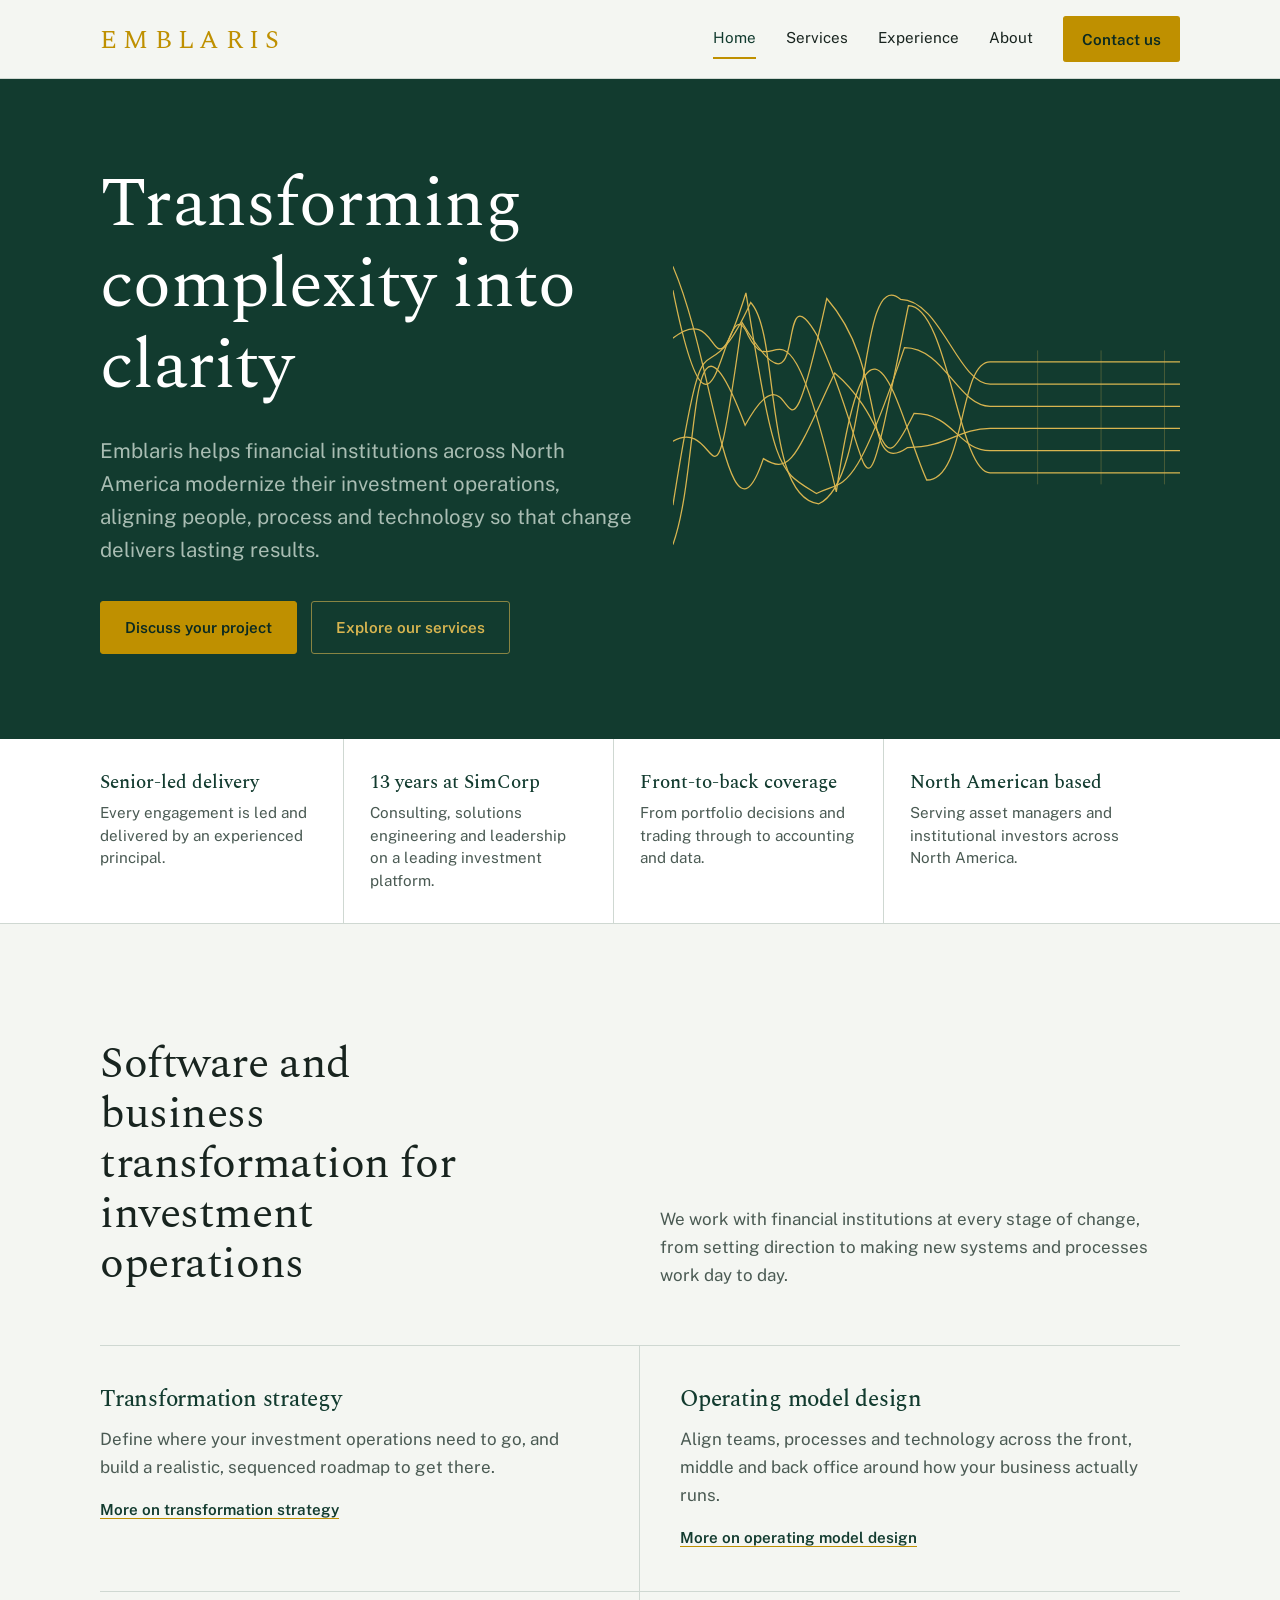
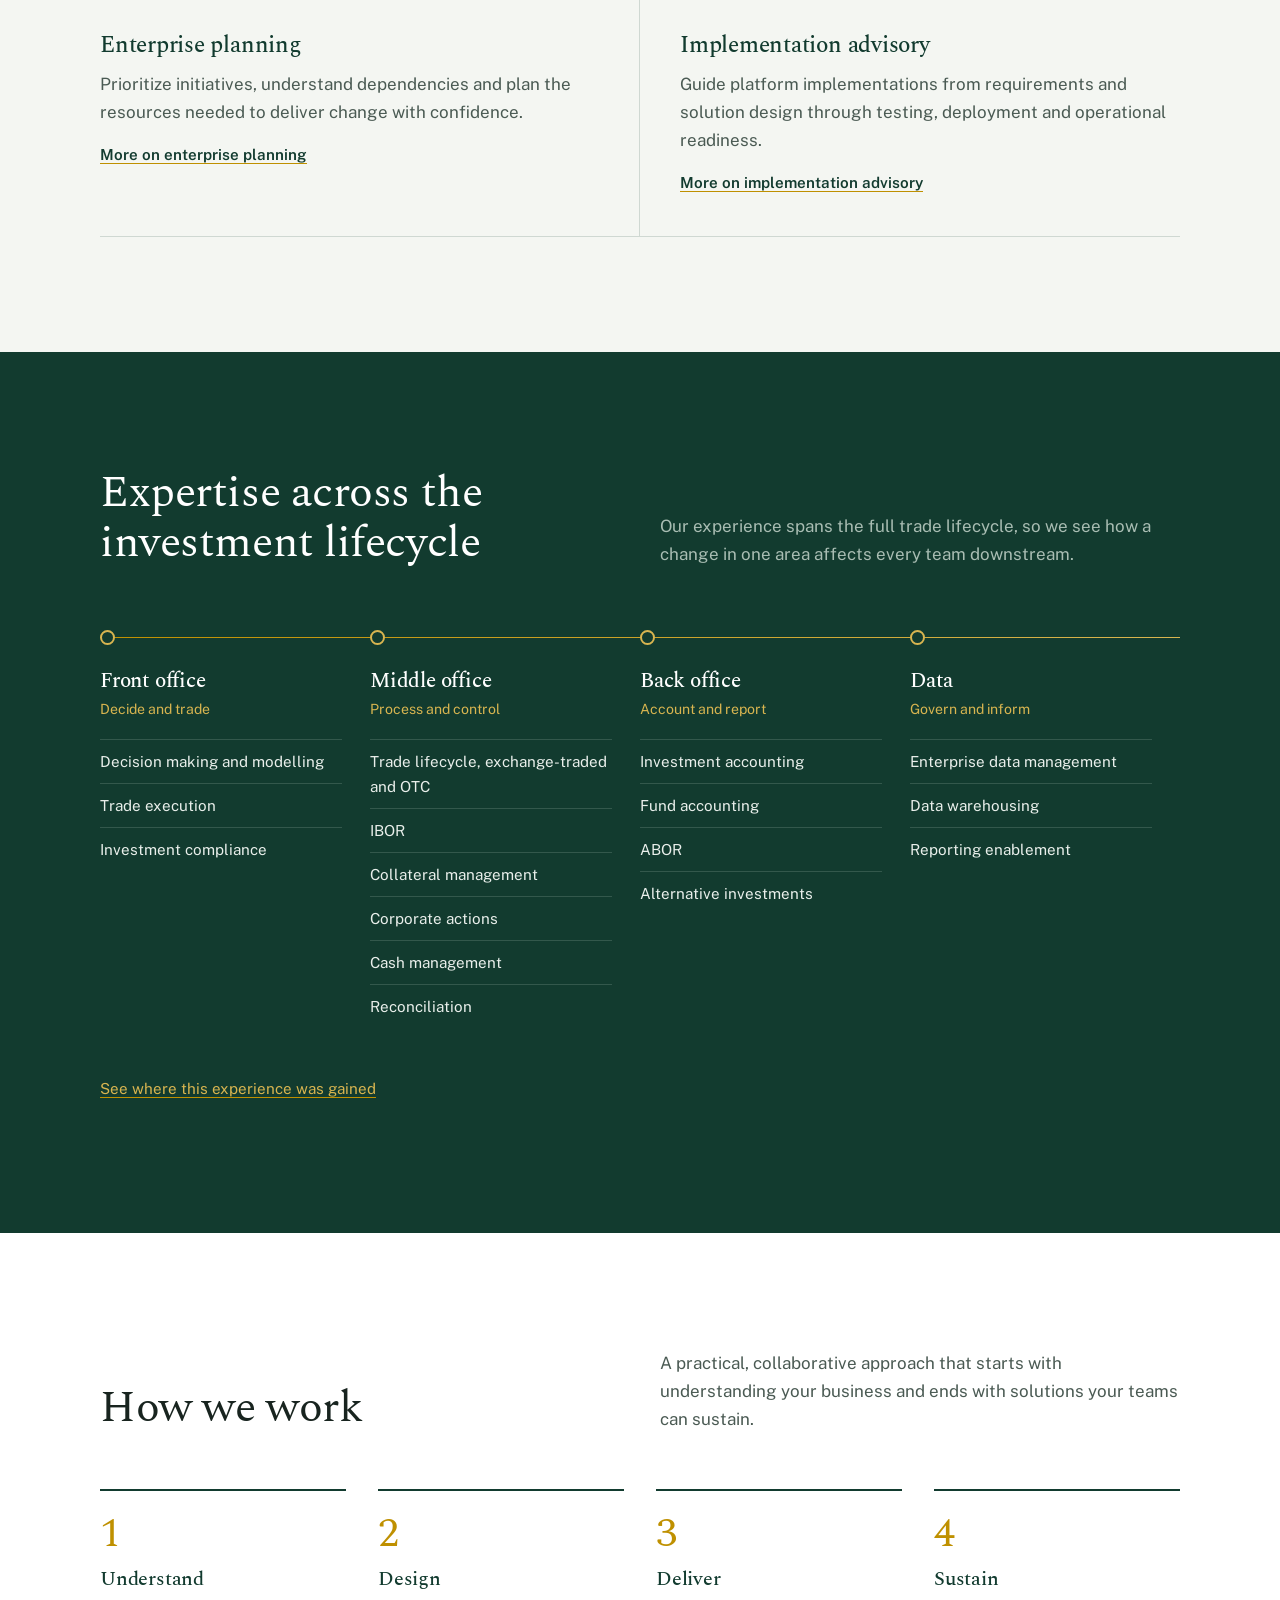
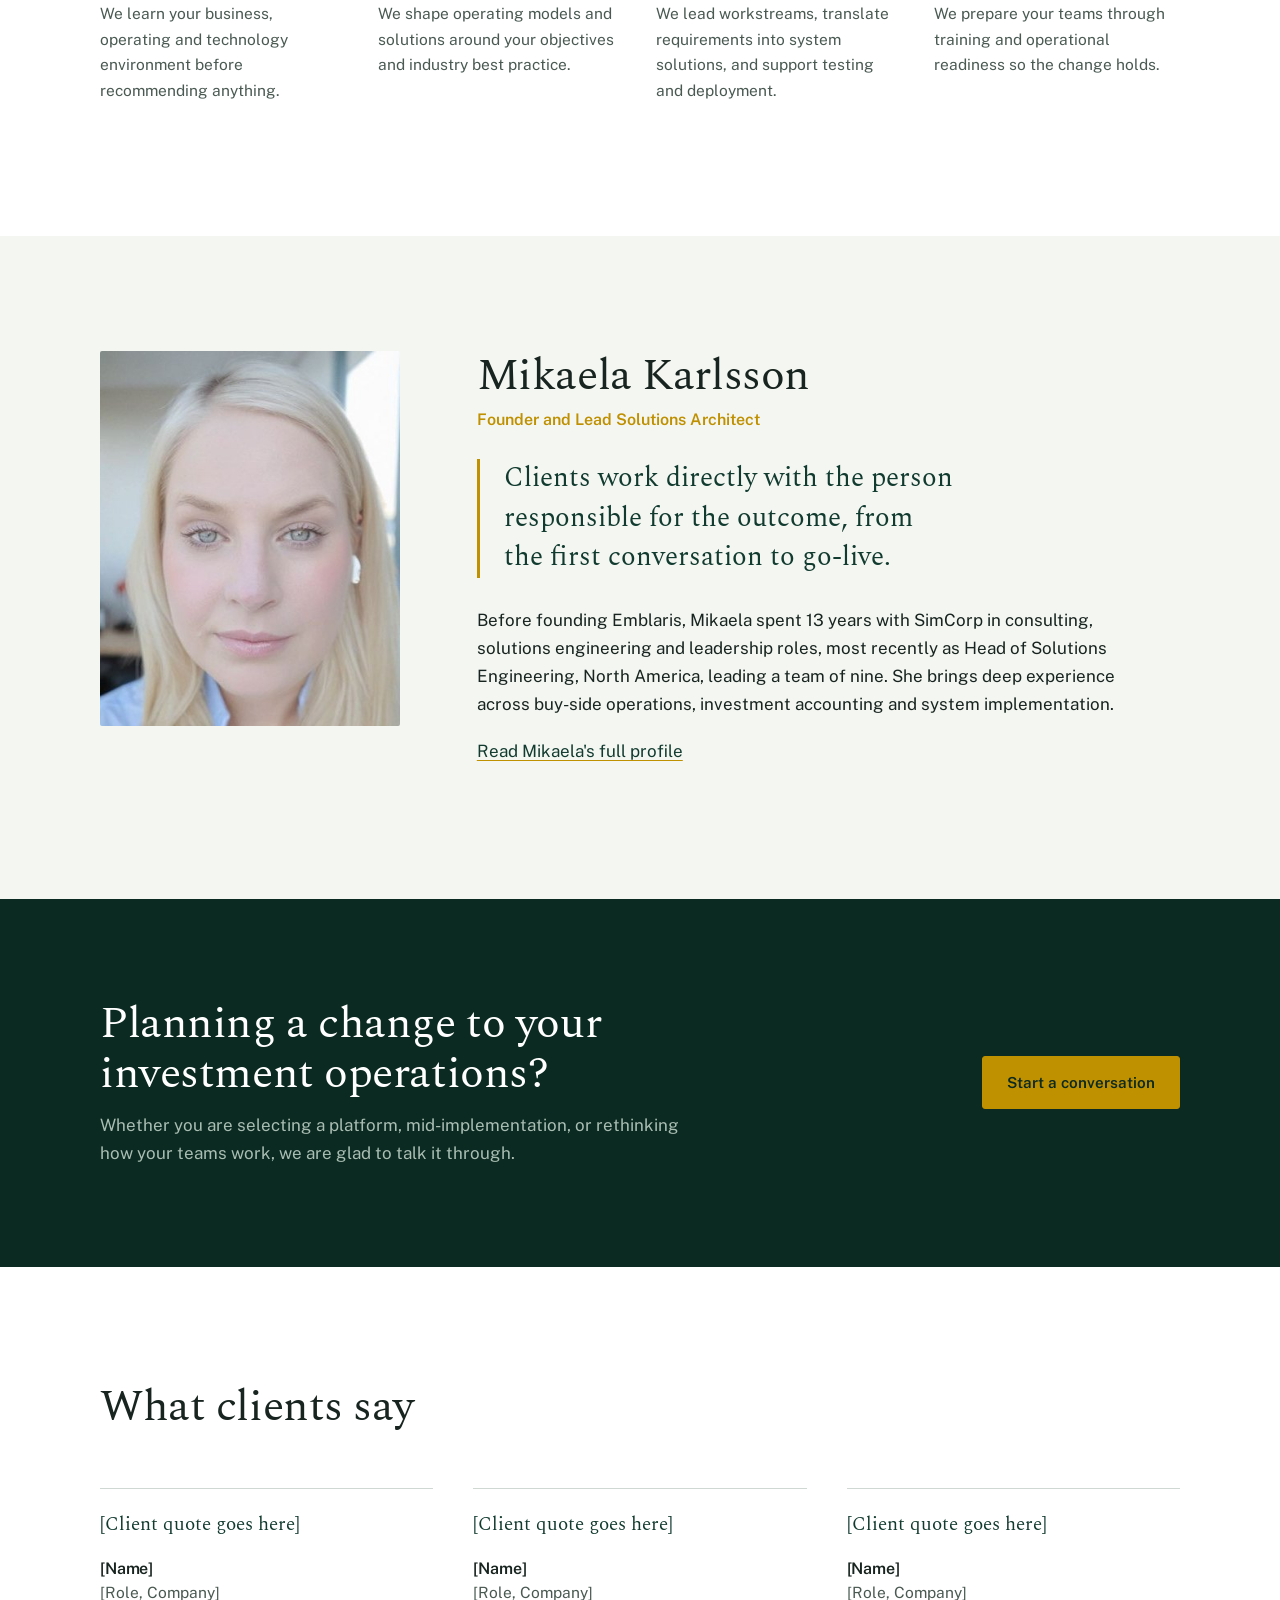
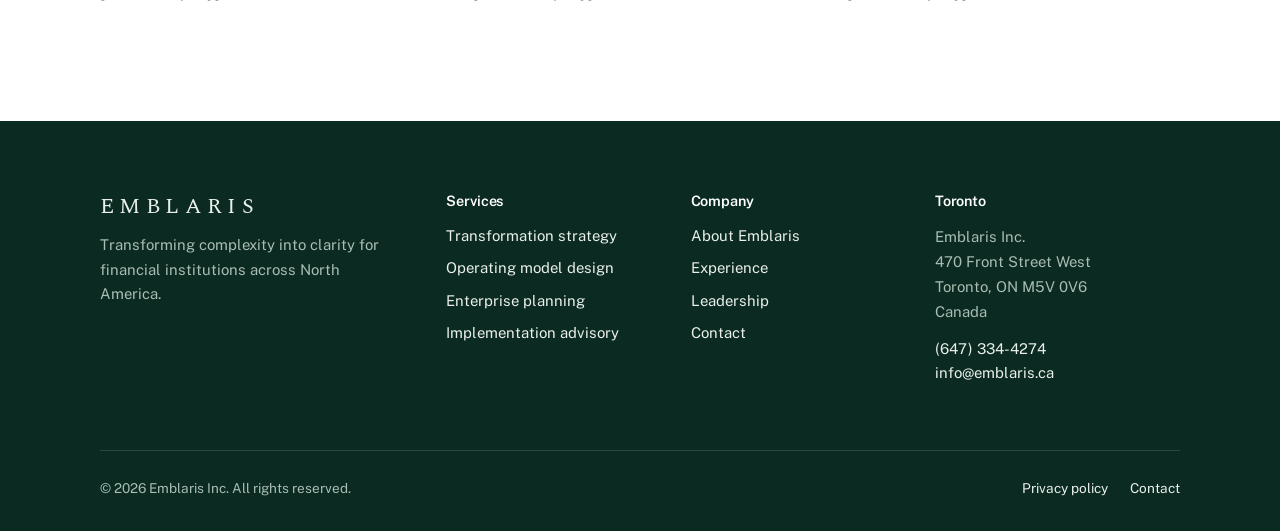
<file: index.html>
<!doctype html>
<html lang="en-CA">
<head>
<meta charset="utf-8">
<meta name="viewport" content="width=device-width, initial-scale=1">
<title>Emblaris | Investment operations consulting</title>
<meta name="description" content="Emblaris is a North American consultancy helping financial institutions across North America transform their investment operations, from operating model design to system implementation.">

<meta property="og:title" content="Emblaris | Investment operations consulting">
<meta property="og:description" content="Emblaris is a North American consultancy helping financial institutions across North America transform their investment operations, from operating model design to system implementation.">
<meta property="og:type" content="website">
<link rel="icon" href="assets/favicon.svg" type="image/svg+xml">
<link rel="preconnect" href="https://fonts.googleapis.com">
<link rel="preconnect" href="https://fonts.gstatic.com" crossorigin>
<link href="https://fonts.googleapis.com/css2?family=Public+Sans:wght@400;600&family=Spectral:wght@300;400;500&display=swap" rel="stylesheet">
<link rel="stylesheet" href="assets/styles.css?v=3">
<script type="application/ld+json">{"@context":"https://schema.org","@type":"ProfessionalService","name":"Emblaris Inc.","url":"https://www.emblaris.ca","telephone":"+16473344274","email":"info@emblaris.ca","foundingDate":"2025","address":{"@type":"PostalAddress","streetAddress":"470 Front Street West","addressLocality":"Toronto","addressRegion":"ON","postalCode":"M5V 0V6","addressCountry":"CA"},"areaServed":"North America"}</script>
</head>
<body>
<a class="skip-link" href="#main">Skip to content</a>

<header class="site-header">
  <div class="wrap">
    <a class="wordmark" href="index.html" aria-label="Emblaris home">EMBLARIS</a>
    <button class="nav-toggle" aria-expanded="false" aria-controls="site-nav">Menu</button>
    <nav class="nav" id="site-nav" aria-label="Main">
      <a href="index.html" aria-current="page">Home</a>
<a href="services.html">Services</a>
<a href="experience.html">Experience</a>
<a href="about.html">About</a>
      <a class="btn" href="contact.html">Contact us</a>
    </nav>
  </div>
</header>
<main id="main">
<section class="hero">
  <div class="wrap">
    <div>
      <h1>Transforming complexity into clarity</h1>
      <p class="lead">Emblaris helps financial institutions across North America modernize their investment operations, aligning people, process and technology so that change delivers lasting results.</p>
      <div class="hero-actions">
        <a class="btn" href="contact.html">Discuss your project</a>
        <a class="btn btn--ghost" href="services.html">Explore our services</a>
      </div>
    </div>
    <svg class="hero-art" viewBox="0 0 640 420" role="img" aria-label="Tangled lines resolving into clear, parallel lines">
<path class="tick" d="M 460 136 L 460 304"/>
<path class="tick" d="M 540 136 L 540 304"/>
<path class="tick" d="M 620 136 L 620 304"/>
<path class="draw" d="M 0 60 C 55 333, 62 37, 95 117 C 131 187, 139 29, 206 314 C 249 19, 285 222, 320 299 C 370 299, 360 150, 400 150 L 640 150"/>
<path class="draw" d="M 0 330 C 45 46, 33 217, 98 75 C 135 114, 114 321, 184 329 C 250 299, 232 25, 287 71 C 337 71, 360 178, 400 178 L 640 178"/>
<path class="draw" d="M 0 120 C 65 68, 44 214, 92 63 C 129 292, 132 286, 181 316 C 217 297, 226 327, 292 132 C 342 132, 360 206, 400 206 L 640 206"/>
<path class="draw" d="M 0 380 C 36 280, 16 32, 91 230 C 160 105, 133 348, 194 70 C 273 160, 237 299, 296 258 C 346 258, 360 234, 400 234 L 640 234"/>
<path class="draw" d="M 0 30 C 53 153, 69 406, 114 272 C 149 294, 155 268, 204 164 C 280 229, 256 311, 304 215 C 354 215, 360 262, 400 262 L 640 262"/>
<path class="draw" d="M 0 250 C 62 214, 47 387, 87 100 C 176 250, 126 20, 182 117 C 260 285, 231 404, 297 79 C 347 79, 360 290, 400 290 L 640 290"/>
</svg>
  </div>
</section>

<section class="creds" aria-label="At a glance">
  <div class="wrap">
    <ul>
      <li><strong>Senior-led delivery</strong>Every engagement is led and delivered by an experienced principal.</li>
      <li><strong>13 years at SimCorp</strong>Consulting, solutions engineering and leadership on a leading investment platform.</li>
      <li><strong>Front-to-back coverage</strong>From portfolio decisions and trading through to accounting and data.</li>
      <li><strong>North American based</strong>Serving asset managers and institutional investors across North America.</li>
    </ul>
  </div>
</section>

<section class="section">
  <div class="wrap">
    <div class="section-head">
      <h2>Software and business transformation for investment operations</h2>
      <p>We work with financial institutions at every stage of change, from setting direction to making new systems and processes work day to day.</p>
    </div>
    <div class="services">
      <div class="service">
        <h3>Transformation strategy</h3>
        <p>Define where your investment operations need to go, and build a realistic, sequenced roadmap to get there.</p>
        <a href="services.html#strategy">More on transformation strategy</a>
      </div>
      <div class="service">
        <h3>Operating model design</h3>
        <p>Align teams, processes and technology across the front, middle and back office around how your business actually runs.</p>
        <a href="services.html#operating-model">More on operating model design</a>
      </div>
      <div class="service">
        <h3>Enterprise planning</h3>
        <p>Prioritize initiatives, understand dependencies and plan the resources needed to deliver change with confidence.</p>
        <a href="services.html#planning">More on enterprise planning</a>
      </div>
      <div class="service">
        <h3>Implementation advisory</h3>
        <p>Guide platform implementations from requirements and solution design through testing, deployment and operational readiness.</p>
        <a href="services.html#implementation">More on implementation advisory</a>
      </div>
    </div>
  </div>
</section>

<section class="section section--green">
  <div class="wrap">
    <div class="section-head">
      <h2>Expertise across the investment lifecycle</h2>
      <p>Our experience spans the full trade lifecycle, so we see how a change in one area affects every team downstream.</p>
    </div>
    <div class="chain">
      <div class="stage">
        <h3>Front office</h3>
        <p class="stage-sub">Decide and trade</p>
        <ul>
          <li>Decision making and modelling</li>
          <li>Trade execution</li>
          <li>Investment compliance</li>
        </ul>
      </div>
      <div class="stage">
        <h3>Middle office</h3>
        <p class="stage-sub">Process and control</p>
        <ul>
          <li>Trade lifecycle, exchange-traded and OTC</li>
          <li>IBOR</li>
          <li>Collateral management</li>
          <li>Corporate actions</li>
          <li>Cash management</li>
          <li>Reconciliation</li>
        </ul>
      </div>
      <div class="stage">
        <h3>Back office</h3>
        <p class="stage-sub">Account and report</p>
        <ul>
          <li>Investment accounting</li>
          <li>Fund accounting</li>
          <li>ABOR</li>
          <li>Alternative investments</li>
        </ul>
      </div>
      <div class="stage">
        <h3>Data</h3>
        <p class="stage-sub">Govern and inform</p>
        <ul>
          <li>Enterprise data management</li>
          <li>Data warehousing</li>
          <li>Reporting enablement</li>
        </ul>
      </div>
    </div>
    <p class="chain-note"><a href="experience.html">See where this experience was gained</a></p>
  </div>
</section>

<section class="section section--white">
  <div class="wrap">
    <div class="section-head">
      <h2>How we work</h2>
      <p>A practical, collaborative approach that starts with understanding your business and ends with solutions your teams can sustain.</p>
    </div>
    <ol class="steps">
      <li><h3>Understand</h3><p>We learn your business, operating and technology environment before recommending anything.</p></li>
      <li><h3>Design</h3><p>We shape operating models and solutions around your objectives and industry best practice.</p></li>
      <li><h3>Deliver</h3><p>We lead workstreams, translate requirements into system solutions, and support testing and deployment.</p></li>
      <li><h3>Sustain</h3><p>We prepare your teams through training and operational readiness so the change holds.</p></li>
    </ol>
  </div>
</section>

<section class="section">
  <div class="wrap leader">
    <div class="portrait"><img src="assets/mikaela-karlsson.jpg" alt="Mikaela Karlsson, Founder and Lead Solutions Architect" width="368" height="460"></div>
    <div>
      <h2>Mikaela Karlsson</h2>
      <p class="role">Founder and Lead Solutions Architect</p>
      <p class="quote">Clients work directly with the person responsible for the outcome, from the first conversation to go-live.</p>
      <p>Before founding Emblaris, Mikaela spent 13 years with SimCorp in consulting, solutions engineering and leadership roles, most recently as Head of Solutions Engineering, North America, leading a team of nine. She brings deep experience across buy-side operations, investment accounting and system implementation.</p>
      <p><a href="about.html#leadership">Read Mikaela's full profile</a></p>
    </div>
  </div>
</section>
<section class="cta-band">
  <div class="wrap">
    <div>
      <h2>Planning a change to your investment operations?</h2>
      <p>Whether you are selecting a platform, mid-implementation, or rethinking how your teams work, we are glad to talk it through.</p>
    </div>
    <div class="actions">
      <a class="btn" href="contact.html">Start a conversation</a>
    </div>
  </div>
</section>

<!--
  WHAT CLIENTS SAY
  To add a quote: replace the text in one card below (the quote, the
  person's name, and their role and company). Use only real quotes the
  client has approved in writing. To add another card, copy one whole
  <div class="testimonial">...</div> block and paste it after the last one.
  The cards below are visible placeholders: replace each one with a real,
  approved quote, or delete it. To hide the whole section again, add the
  word hidden inside the <section ...> tag, after aria-labelledby="testimonials-title".
-->
<section class="section section--white testimonials" aria-labelledby="testimonials-title">
  <div class="wrap">
    <div class="section-head">
      <h2 id="testimonials-title">What clients say</h2>
    </div>
    <div class="cols-3">
      <div class="testimonial">
        <figure>
          <blockquote><p>[Client quote goes here]</p></blockquote>
          <figcaption><h3>[Name]</h3><p>[Role, Company]</p></figcaption>
        </figure>
      </div>
      <div class="testimonial">
        <figure>
          <blockquote><p>[Client quote goes here]</p></blockquote>
          <figcaption><h3>[Name]</h3><p>[Role, Company]</p></figcaption>
        </figure>
      </div>
      <div class="testimonial">
        <figure>
          <blockquote><p>[Client quote goes here]</p></blockquote>
          <figcaption><h3>[Name]</h3><p>[Role, Company]</p></figcaption>
        </figure>
      </div>
    </div>
  </div>
</section>
</main>
<footer class="site-footer">
  <div class="wrap">
    <div class="footer-grid">
      <div>
        <a class="wordmark" href="index.html">EMBLARIS</a>
        <p class="footer-tag">Transforming complexity into clarity for financial institutions across North America.</p>
      </div>
      <div>
        <h4>Services</h4>
        <ul>
          <li><a href="services.html#strategy">Transformation strategy</a></li>
          <li><a href="services.html#operating-model">Operating model design</a></li>
          <li><a href="services.html#planning">Enterprise planning</a></li>
          <li><a href="services.html#implementation">Implementation advisory</a></li>
        </ul>
      </div>
      <div>
        <h4>Company</h4>
        <ul>
          <li><a href="about.html">About Emblaris</a></li>
          <li><a href="experience.html">Experience</a></li>
          <li><a href="about.html#leadership">Leadership</a></li>
          <li><a href="contact.html">Contact</a></li>
        </ul>
      </div>
      <div>
        <h4>Toronto</h4>
        <address>Emblaris Inc.<br>470 Front Street West<br>Toronto, ON M5V 0V6<br>Canada</address>
        <p style="margin-top:12px"><a href="tel:+16473344274">(647) 334-4274</a><br><a href="mailto:info@emblaris.ca">info@emblaris.ca</a></p>
      </div>
    </div>
    <div class="footer-legal">
      <span>&copy; <span id="year">2026</span> Emblaris Inc. All rights reserved.</span>
      <nav aria-label="Legal"><a href="privacy.html">Privacy policy</a><a href="contact.html">Contact</a></nav>
    </div>
  </div>
</footer>
<script src="assets/site.js"></script>
</body>
</html>
</file>
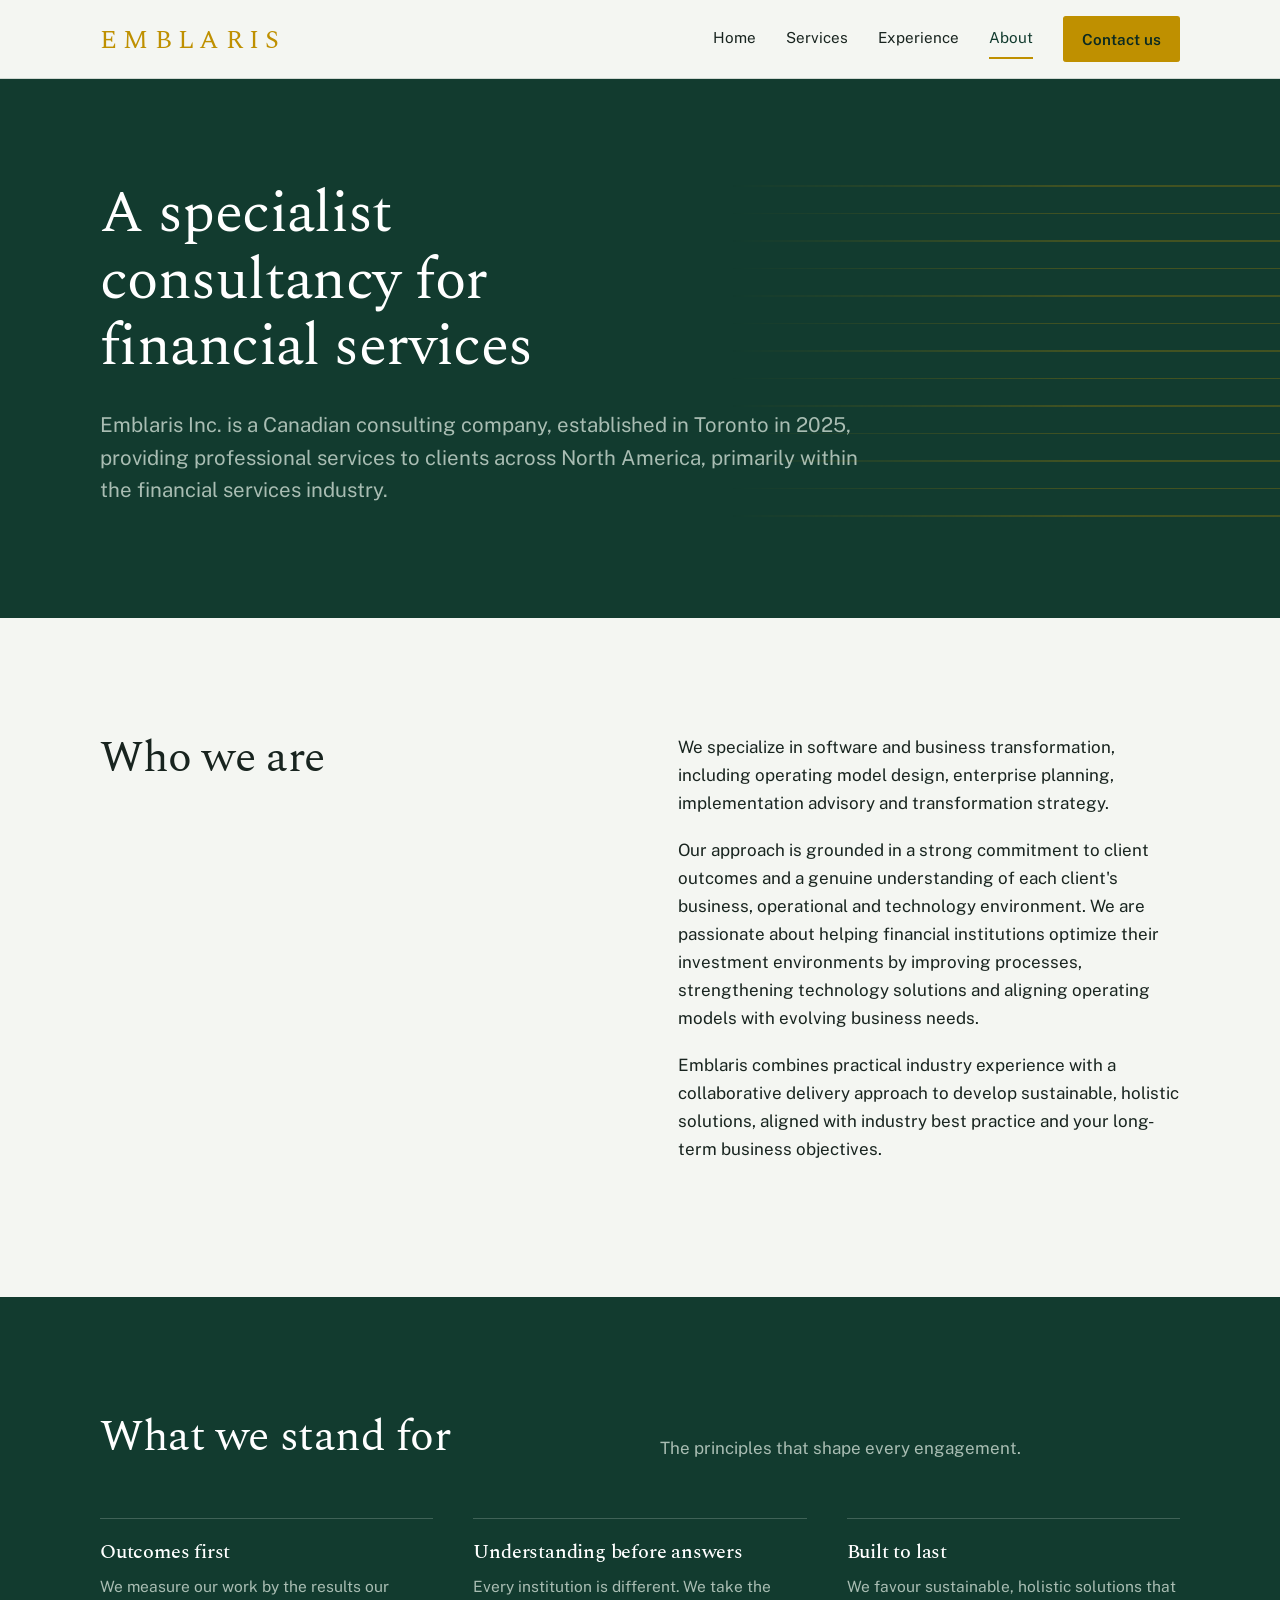
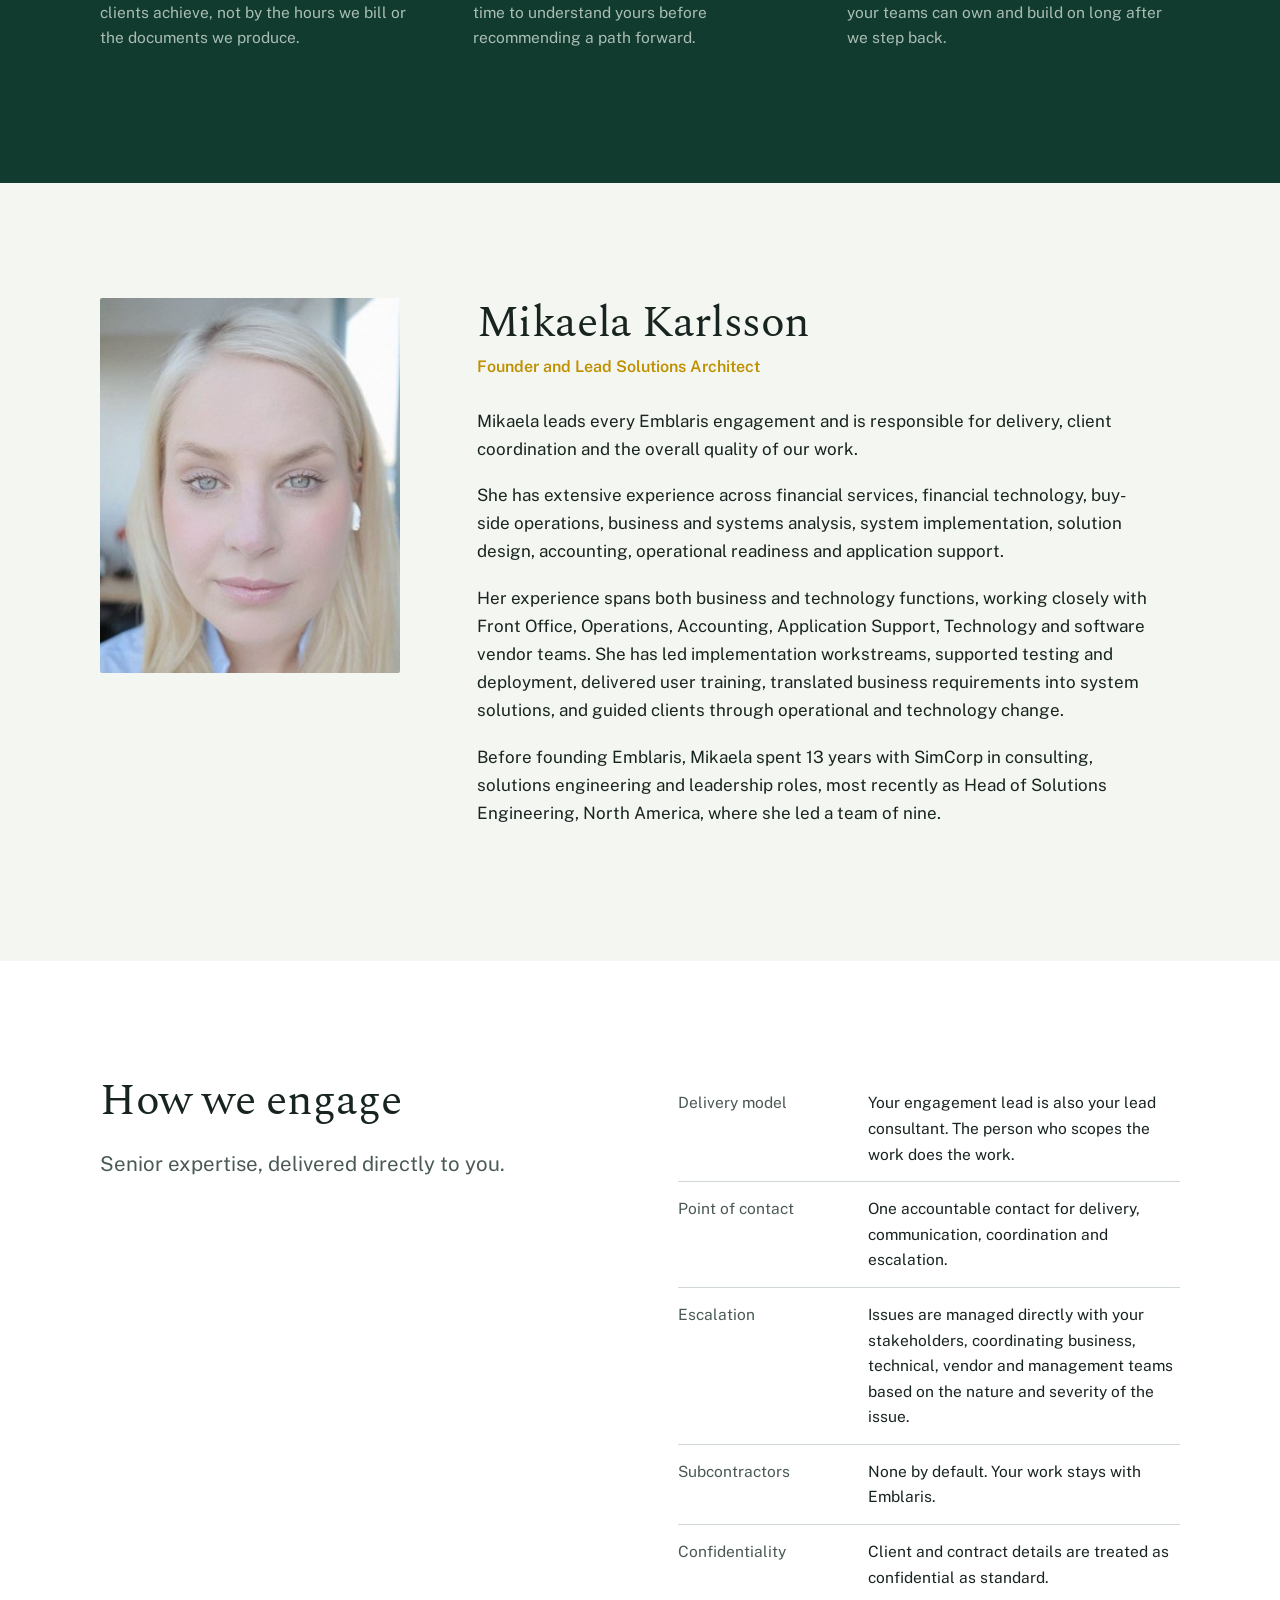
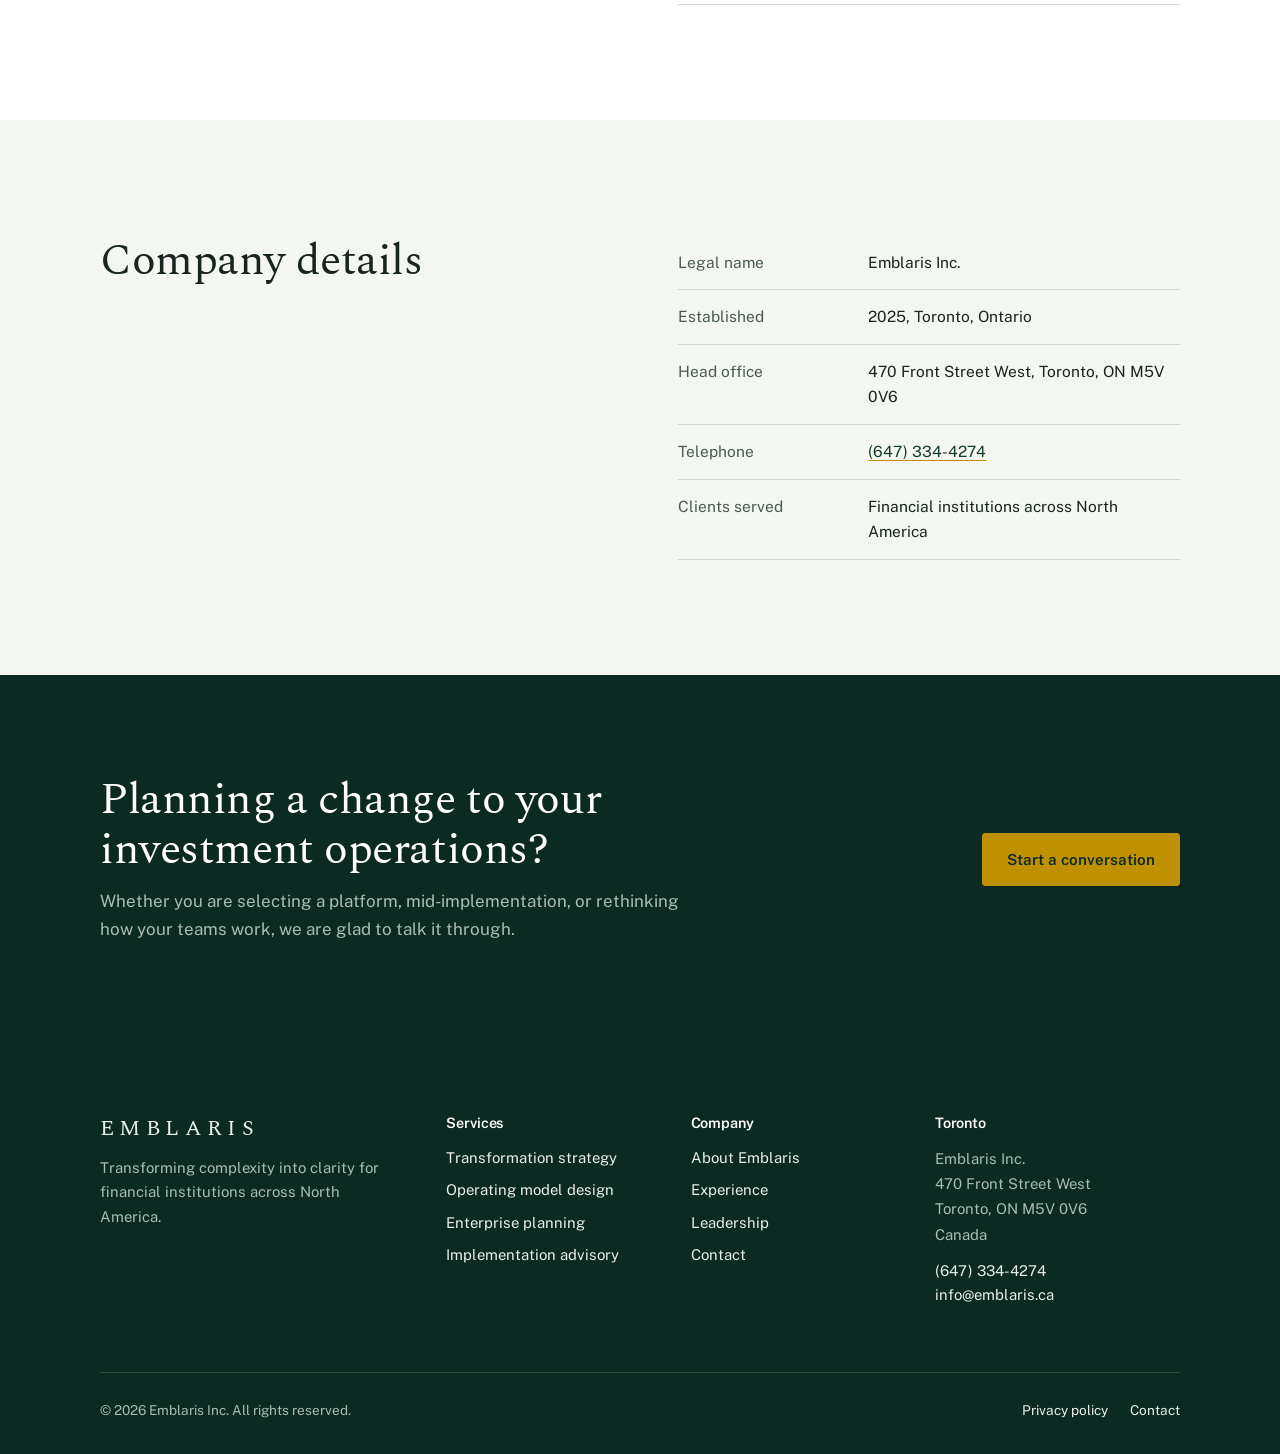
<file: about.html>
<!doctype html>
<html lang="en-CA">
<head>
<meta charset="utf-8">
<meta name="viewport" content="width=device-width, initial-scale=1">
<title>About | Emblaris</title>
<meta name="description" content="Emblaris Inc. is a Canadian consulting company established in 2025 in Toronto, serving financial institutions across North America.">

<meta property="og:title" content="About | Emblaris">
<meta property="og:description" content="Emblaris Inc. is a Canadian consulting company established in 2025 in Toronto, serving financial institutions across North America.">
<meta property="og:type" content="website">
<link rel="icon" href="assets/favicon.svg" type="image/svg+xml">
<link rel="preconnect" href="https://fonts.googleapis.com">
<link rel="preconnect" href="https://fonts.gstatic.com" crossorigin>
<link href="https://fonts.googleapis.com/css2?family=Public+Sans:wght@400;600&family=Spectral:wght@300;400;500&display=swap" rel="stylesheet">
<link rel="stylesheet" href="assets/styles.css?v=3">
<script type="application/ld+json">{"@context":"https://schema.org","@type":"ProfessionalService","name":"Emblaris Inc.","url":"https://www.emblaris.ca","telephone":"+16473344274","email":"info@emblaris.ca","foundingDate":"2025","address":{"@type":"PostalAddress","streetAddress":"470 Front Street West","addressLocality":"Toronto","addressRegion":"ON","postalCode":"M5V 0V6","addressCountry":"CA"},"areaServed":"North America"}</script>
</head>
<body>
<a class="skip-link" href="#main">Skip to content</a>

<header class="site-header">
  <div class="wrap">
    <a class="wordmark" href="index.html" aria-label="Emblaris home">EMBLARIS</a>
    <button class="nav-toggle" aria-expanded="false" aria-controls="site-nav">Menu</button>
    <nav class="nav" id="site-nav" aria-label="Main">
      <a href="index.html">Home</a>
<a href="services.html">Services</a>
<a href="experience.html">Experience</a>
<a href="about.html" aria-current="page">About</a>
      <a class="btn" href="contact.html">Contact us</a>
    </nav>
  </div>
</header>
<main id="main">
<section class="page-hero">
  <div class="wrap">
    <h1>A specialist consultancy for financial services</h1>
    <p class="lead">Emblaris Inc. is a Canadian consulting company, established in Toronto in 2025, providing professional services to clients across North America, primarily within the financial services industry.</p>
  </div>
</section>

<section class="section">
  <div class="wrap split">
    <div>
      <h2>Who we are</h2>
    </div>
    <div>
      <p>We specialize in software and business transformation, including operating model design, enterprise planning, implementation advisory and transformation strategy.</p>
      <p>Our approach is grounded in a strong commitment to client outcomes and a genuine understanding of each client's business, operational and technology environment. We are passionate about helping financial institutions optimize their investment environments by improving processes, strengthening technology solutions and aligning operating models with evolving business needs.</p>
      <p>Emblaris combines practical industry experience with a collaborative delivery approach to develop sustainable, holistic solutions, aligned with industry best practice and your long-term business objectives.</p>
    </div>
  </div>
</section>

<section class="section section--green">
  <div class="wrap">
    <div class="section-head">
      <h2>What we stand for</h2>
      <p>The principles that shape every engagement.</p>
    </div>
    <div class="cols-3">
      <div><h3>Outcomes first</h3><p>We measure our work by the results our clients achieve, not by the hours we bill or the documents we produce.</p></div>
      <div><h3>Understanding before answers</h3><p>Every institution is different. We take the time to understand yours before recommending a path forward.</p></div>
      <div><h3>Built to last</h3><p>We favour sustainable, holistic solutions that your teams can own and build on long after we step back.</p></div>
    </div>
  </div>
</section>

<section class="section" id="leadership">
  <div class="wrap leader">
    <div class="portrait"><img src="assets/mikaela-karlsson.jpg" alt="Mikaela Karlsson, Founder and Lead Solutions Architect" width="368" height="460"></div>
    <div>
      <h2>Mikaela Karlsson</h2>
      <p class="role">Founder and Lead Solutions Architect</p>
      <p>Mikaela leads every Emblaris engagement and is responsible for delivery, client coordination and the overall quality of our work.</p>
      <p>She has extensive experience across financial services, financial technology, buy-side operations, business and systems analysis, system implementation, solution design, accounting, operational readiness and application support.</p>
      <p>Her experience spans both business and technology functions, working closely with Front Office, Operations, Accounting, Application Support, Technology and software vendor teams. She has led implementation workstreams, supported testing and deployment, delivered user training, translated business requirements into system solutions, and guided clients through operational and technology change.</p>
      <p>Before founding Emblaris, Mikaela spent 13 years with SimCorp in consulting, solutions engineering and leadership roles, most recently as Head of Solutions Engineering, North America, where she led a team of nine.</p>
    </div>
  </div>
</section>

<section class="section section--white">
  <div class="wrap split">
    <div>
      <h2>How we engage</h2>
      <p class="lead">Senior expertise, delivered directly to you.</p>
    </div>
    <div>
      <ul class="facts">
        <li><span>Delivery model</span><span>Your engagement lead is also your lead consultant. The person who scopes the work does the work.</span></li>
        <li><span>Point of contact</span><span>One accountable contact for delivery, communication, coordination and escalation.</span></li>
        <li><span>Escalation</span><span>Issues are managed directly with your stakeholders, coordinating business, technical, vendor and management teams based on the nature and severity of the issue.</span></li>
        <li><span>Subcontractors</span><span>None by default. Your work stays with Emblaris.</span></li>
        <li><span>Confidentiality</span><span>Client and contract details are treated as confidential as standard.</span></li>
      </ul>
    </div>
  </div>
</section>

<section class="section">
  <div class="wrap split">
    <div><h2>Company details</h2></div>
    <div>
      <ul class="facts">
        <li><span>Legal name</span><span>Emblaris Inc.</span></li>
        <li><span>Established</span><span>2025, Toronto, Ontario</span></li>
        <li><span>Head office</span><span>470 Front Street West, Toronto, ON M5V 0V6</span></li>
        <li><span>Telephone</span><span><a href="tel:+16473344274">(647) 334-4274</a></span></li>
        <li><span>Clients served</span><span>Financial institutions across North America</span></li>
      </ul>
    </div>
  </div>
</section>
<section class="cta-band">
  <div class="wrap">
    <div>
      <h2>Planning a change to your investment operations?</h2>
      <p>Whether you are selecting a platform, mid-implementation, or rethinking how your teams work, we are glad to talk it through.</p>
    </div>
    <div class="actions">
      <a class="btn" href="contact.html">Start a conversation</a>
    </div>
  </div>
</section>
</main>
<footer class="site-footer">
  <div class="wrap">
    <div class="footer-grid">
      <div>
        <a class="wordmark" href="index.html">EMBLARIS</a>
        <p class="footer-tag">Transforming complexity into clarity for financial institutions across North America.</p>
      </div>
      <div>
        <h4>Services</h4>
        <ul>
          <li><a href="services.html#strategy">Transformation strategy</a></li>
          <li><a href="services.html#operating-model">Operating model design</a></li>
          <li><a href="services.html#planning">Enterprise planning</a></li>
          <li><a href="services.html#implementation">Implementation advisory</a></li>
        </ul>
      </div>
      <div>
        <h4>Company</h4>
        <ul>
          <li><a href="about.html">About Emblaris</a></li>
          <li><a href="experience.html">Experience</a></li>
          <li><a href="about.html#leadership">Leadership</a></li>
          <li><a href="contact.html">Contact</a></li>
        </ul>
      </div>
      <div>
        <h4>Toronto</h4>
        <address>Emblaris Inc.<br>470 Front Street West<br>Toronto, ON M5V 0V6<br>Canada</address>
        <p style="margin-top:12px"><a href="tel:+16473344274">(647) 334-4274</a><br><a href="mailto:info@emblaris.ca">info@emblaris.ca</a></p>
      </div>
    </div>
    <div class="footer-legal">
      <span>&copy; <span id="year">2026</span> Emblaris Inc. All rights reserved.</span>
      <nav aria-label="Legal"><a href="privacy.html">Privacy policy</a><a href="contact.html">Contact</a></nav>
    </div>
  </div>
</footer>
<script src="assets/site.js"></script>
</body>
</html>
</file>
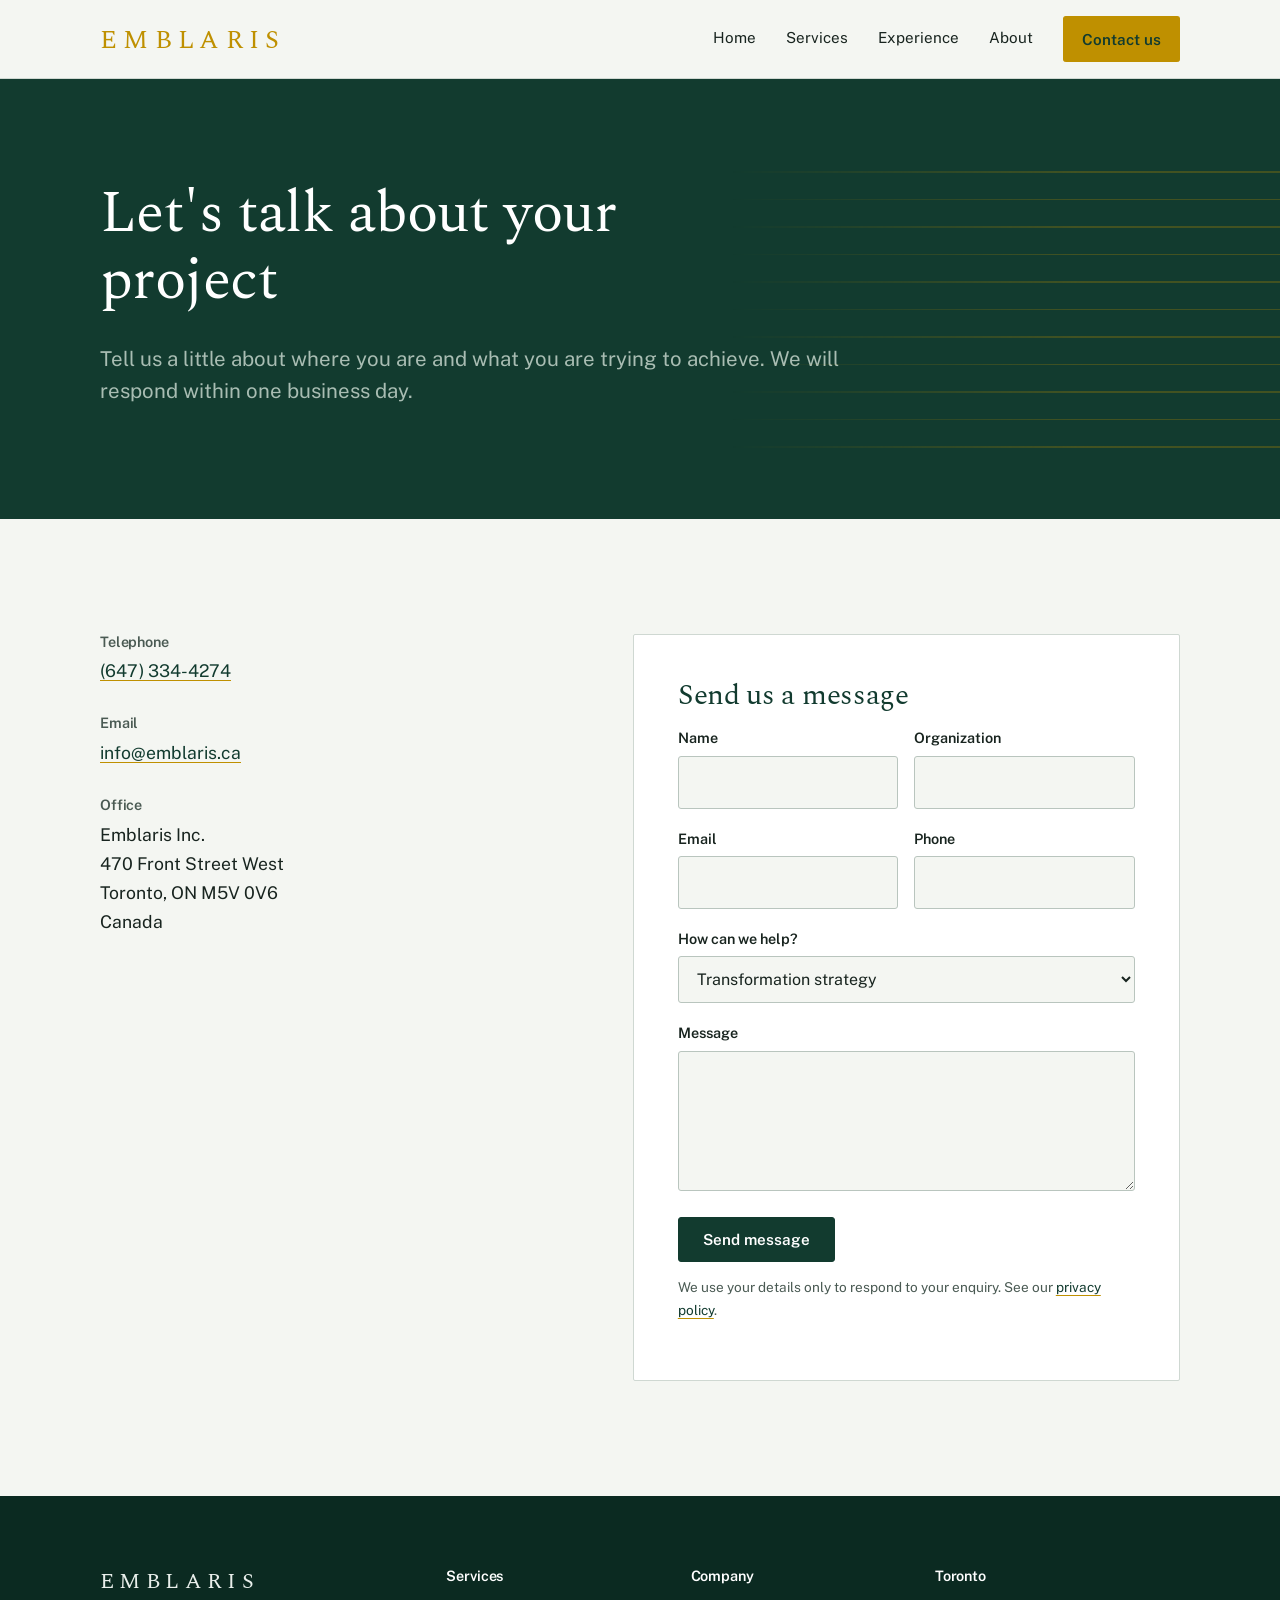
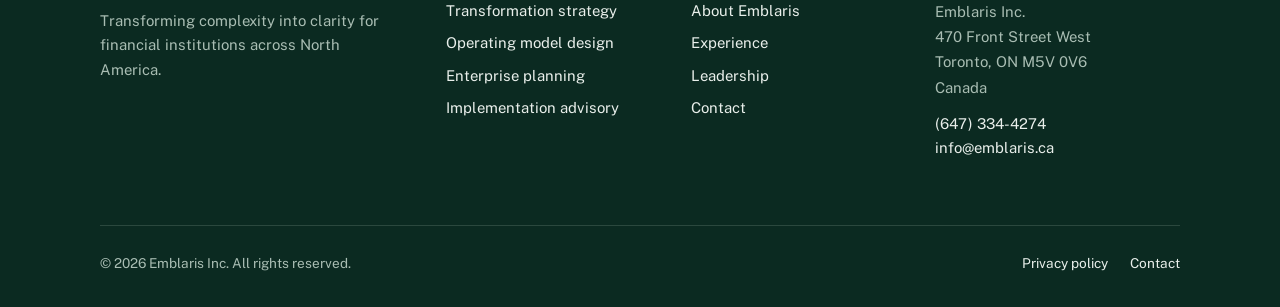
<file: contact.html>
<!doctype html>
<html lang="en-CA">
<head>
<meta charset="utf-8">
<meta name="viewport" content="width=device-width, initial-scale=1">
<title>Contact | Emblaris</title>
<meta name="description" content="Contact Emblaris Inc., 470 Front Street West, Toronto. Call (647) 334-4274.">

<meta property="og:title" content="Contact | Emblaris">
<meta property="og:description" content="Contact Emblaris Inc., 470 Front Street West, Toronto. Call (647) 334-4274.">
<meta property="og:type" content="website">
<link rel="icon" href="assets/favicon.svg" type="image/svg+xml">
<link rel="preconnect" href="https://fonts.googleapis.com">
<link rel="preconnect" href="https://fonts.gstatic.com" crossorigin>
<link href="https://fonts.googleapis.com/css2?family=Public+Sans:wght@400;600&family=Spectral:wght@300;400;500&display=swap" rel="stylesheet">
<link rel="stylesheet" href="assets/styles.css?v=3">
<script type="application/ld+json">{"@context":"https://schema.org","@type":"ProfessionalService","name":"Emblaris Inc.","url":"https://www.emblaris.ca","telephone":"+16473344274","email":"info@emblaris.ca","foundingDate":"2025","address":{"@type":"PostalAddress","streetAddress":"470 Front Street West","addressLocality":"Toronto","addressRegion":"ON","postalCode":"M5V 0V6","addressCountry":"CA"},"areaServed":"North America"}</script>
</head>
<body>
<a class="skip-link" href="#main">Skip to content</a>

<header class="site-header">
  <div class="wrap">
    <a class="wordmark" href="index.html" aria-label="Emblaris home">EMBLARIS</a>
    <button class="nav-toggle" aria-expanded="false" aria-controls="site-nav">Menu</button>
    <nav class="nav" id="site-nav" aria-label="Main">
      <a href="index.html">Home</a>
<a href="services.html">Services</a>
<a href="experience.html">Experience</a>
<a href="about.html">About</a>
      <a class="btn" href="contact.html" aria-current="page">Contact us</a>
    </nav>
  </div>
</header>
<main id="main">
<section class="page-hero">
  <div class="wrap">
    <h1>Let's talk about your project</h1>
    <p class="lead">Tell us a little about where you are and what you are trying to achieve. We will respond within one business day.</p>
  </div>
</section>

<section class="section">
  <div class="wrap contact-grid">
    <div>
      <div class="contact-block">
        <h3>Telephone</h3>
        <p><a href="tel:+16473344274">(647) 334-4274</a></p>
      </div>
      <div class="contact-block">
        <h3>Email</h3>
        <p><a href="mailto:info@emblaris.ca">info@emblaris.ca</a></p>
      </div>
      <div class="contact-block">
        <h3>Office</h3>
        <address>Emblaris Inc.<br>470 Front Street West<br>Toronto, ON M5V 0V6<br>Canada</address>
      </div>
    </div>
    <form class="form" id="contact-form" data-to="info@emblaris.ca" novalidate>
      <h2>Send us a message</h2>
      <div class="row-2">
        <div class="field"><label for="f-name">Name</label><input id="f-name" name="name" autocomplete="name" required></div>
        <div class="field"><label for="f-org">Organization</label><input id="f-org" name="organization" autocomplete="organization"></div>
      </div>
      <div class="row-2">
        <div class="field"><label for="f-email">Email</label><input id="f-email" name="email" type="email" autocomplete="email" required></div>
        <div class="field"><label for="f-phone">Phone</label><input id="f-phone" name="phone" type="tel" autocomplete="tel"></div>
      </div>
      <div class="field">
        <label for="f-topic">How can we help?</label>
        <select id="f-topic" name="topic">
          <option>Transformation strategy</option>
          <option>Operating model design</option>
          <option>Enterprise planning</option>
          <option>Implementation advisory</option>
          <option>Something else</option>
        </select>
      </div>
      <div class="field"><label for="f-msg">Message</label><textarea id="f-msg" name="message" required></textarea></div>
      <button class="btn btn--dark" type="submit">Send message</button>
      <p class="form-note">We use your details only to respond to your enquiry. See our <a href="privacy.html">privacy policy</a>.</p>
      <p class="form-status" id="form-status" role="status">Your email app should now open with your message ready to send. If it doesn't, email us at <a href="mailto:info@emblaris.ca">info@emblaris.ca</a>.</p>
    </form>
  </div>
</section></main>
<footer class="site-footer">
  <div class="wrap">
    <div class="footer-grid">
      <div>
        <a class="wordmark" href="index.html">EMBLARIS</a>
        <p class="footer-tag">Transforming complexity into clarity for financial institutions across North America.</p>
      </div>
      <div>
        <h4>Services</h4>
        <ul>
          <li><a href="services.html#strategy">Transformation strategy</a></li>
          <li><a href="services.html#operating-model">Operating model design</a></li>
          <li><a href="services.html#planning">Enterprise planning</a></li>
          <li><a href="services.html#implementation">Implementation advisory</a></li>
        </ul>
      </div>
      <div>
        <h4>Company</h4>
        <ul>
          <li><a href="about.html">About Emblaris</a></li>
          <li><a href="experience.html">Experience</a></li>
          <li><a href="about.html#leadership">Leadership</a></li>
          <li><a href="contact.html">Contact</a></li>
        </ul>
      </div>
      <div>
        <h4>Toronto</h4>
        <address>Emblaris Inc.<br>470 Front Street West<br>Toronto, ON M5V 0V6<br>Canada</address>
        <p style="margin-top:12px"><a href="tel:+16473344274">(647) 334-4274</a><br><a href="mailto:info@emblaris.ca">info@emblaris.ca</a></p>
      </div>
    </div>
    <div class="footer-legal">
      <span>&copy; <span id="year">2026</span> Emblaris Inc. All rights reserved.</span>
      <nav aria-label="Legal"><a href="privacy.html">Privacy policy</a><a href="contact.html">Contact</a></nav>
    </div>
  </div>
</footer>
<script src="assets/site.js"></script>
</body>
</html>
</file>
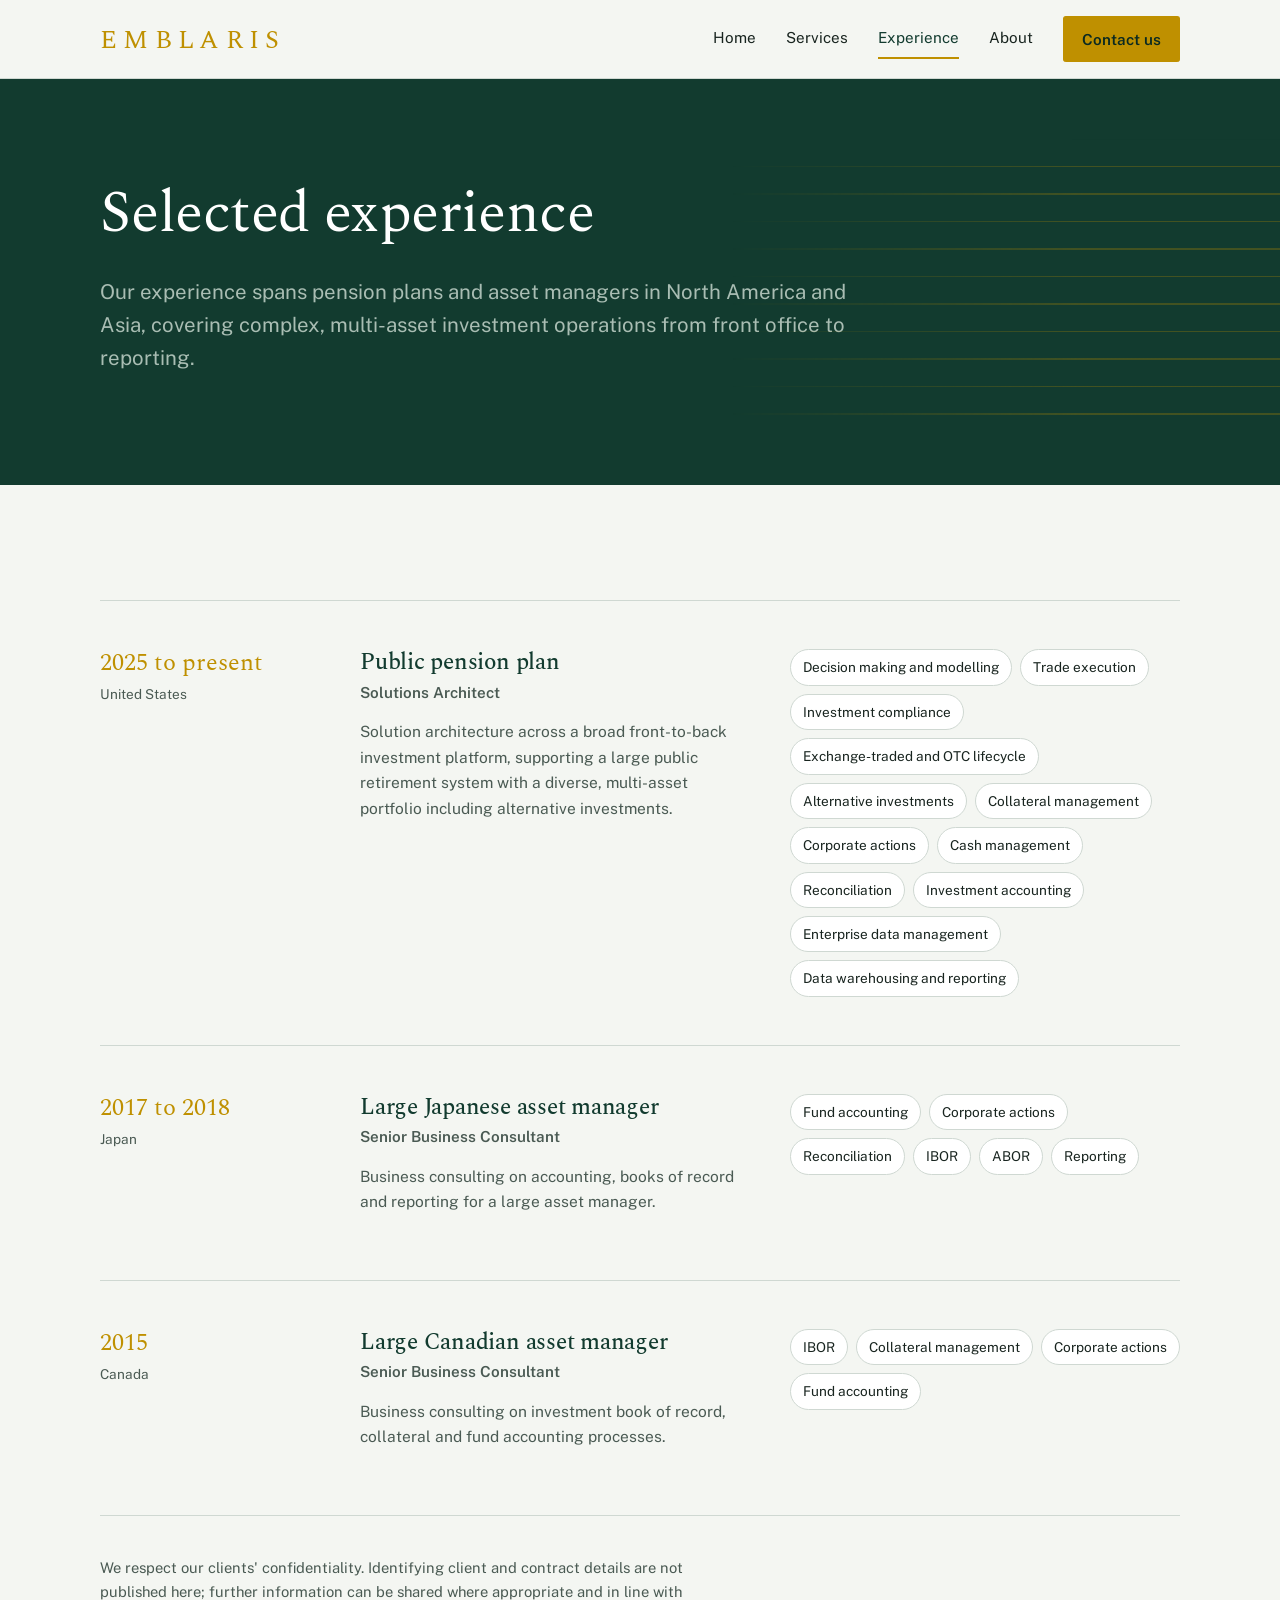
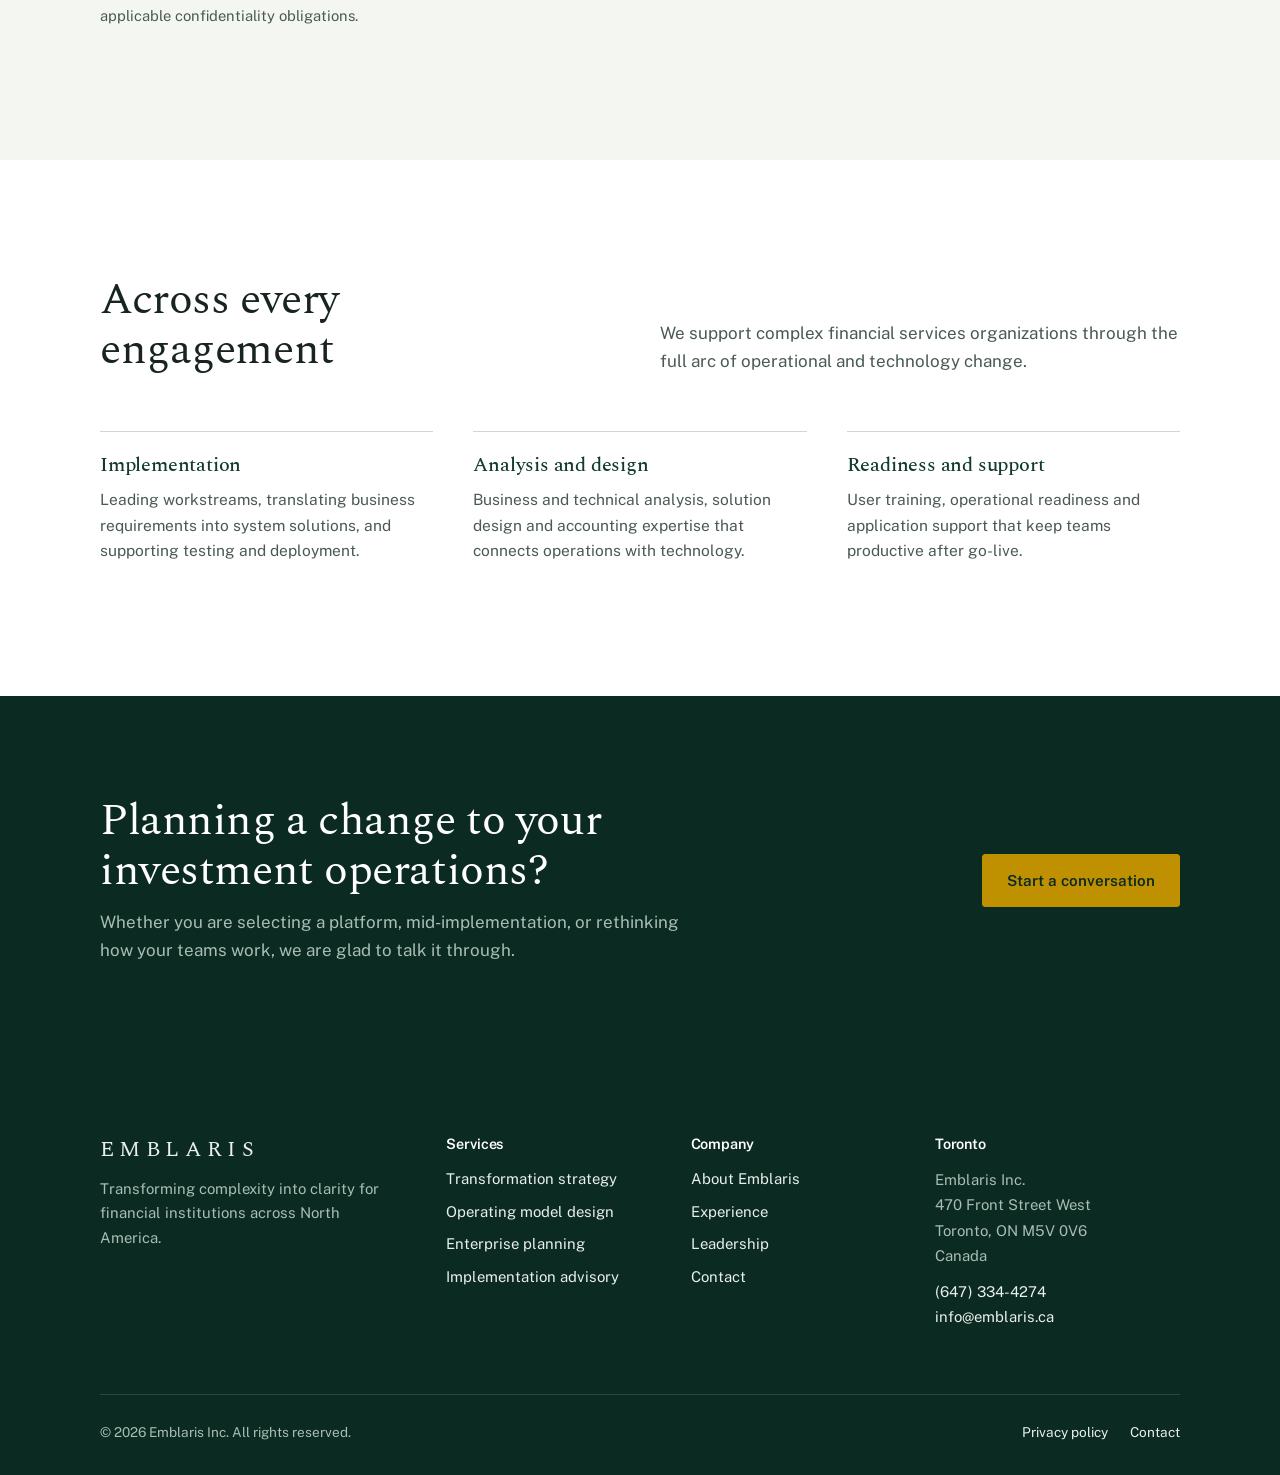
<file: experience.html>
<!doctype html>
<html lang="en-CA">
<head>
<meta charset="utf-8">
<meta name="viewport" content="width=device-width, initial-scale=1">
<title>Experience | Emblaris</title>
<meta name="description" content="Selected engagements with pension plans and asset managers across North America and Asia.">

<meta property="og:title" content="Experience | Emblaris">
<meta property="og:description" content="Selected engagements with pension plans and asset managers across North America and Asia.">
<meta property="og:type" content="website">
<link rel="icon" href="assets/favicon.svg" type="image/svg+xml">
<link rel="preconnect" href="https://fonts.googleapis.com">
<link rel="preconnect" href="https://fonts.gstatic.com" crossorigin>
<link href="https://fonts.googleapis.com/css2?family=Public+Sans:wght@400;600&family=Spectral:wght@300;400;500&display=swap" rel="stylesheet">
<link rel="stylesheet" href="assets/styles.css?v=3">
<script type="application/ld+json">{"@context":"https://schema.org","@type":"ProfessionalService","name":"Emblaris Inc.","url":"https://www.emblaris.ca","telephone":"+16473344274","email":"info@emblaris.ca","foundingDate":"2025","address":{"@type":"PostalAddress","streetAddress":"470 Front Street West","addressLocality":"Toronto","addressRegion":"ON","postalCode":"M5V 0V6","addressCountry":"CA"},"areaServed":"North America"}</script>
</head>
<body>
<a class="skip-link" href="#main">Skip to content</a>

<header class="site-header">
  <div class="wrap">
    <a class="wordmark" href="index.html" aria-label="Emblaris home">EMBLARIS</a>
    <button class="nav-toggle" aria-expanded="false" aria-controls="site-nav">Menu</button>
    <nav class="nav" id="site-nav" aria-label="Main">
      <a href="index.html">Home</a>
<a href="services.html">Services</a>
<a href="experience.html" aria-current="page">Experience</a>
<a href="about.html">About</a>
      <a class="btn" href="contact.html">Contact us</a>
    </nav>
  </div>
</header>
<main id="main">
<section class="page-hero">
  <div class="wrap">
    <h1>Selected experience</h1>
    <p class="lead">Our experience spans pension plans and asset managers in North America and Asia, covering complex, multi-asset investment operations from front office to reporting.</p>
  </div>
</section>

<section class="section">
  <div class="wrap">
    <article class="engagement">
      <div class="when">2025 to present<span>United States</span></div>
      <div>
        <h3>Public pension plan</h3>
        <p class="role">Solutions Architect</p>
        <p>Solution architecture across a broad front-to-back investment platform, supporting a large public retirement system with a diverse, multi-asset portfolio including alternative investments.</p>
      </div>
      <ul class="chips" aria-label="Coverage">
        <li>Decision making and modelling</li><li>Trade execution</li><li>Investment compliance</li>
        <li>Exchange-traded and OTC lifecycle</li><li>Alternative investments</li><li>Collateral management</li>
        <li>Corporate actions</li><li>Cash management</li><li>Reconciliation</li><li>Investment accounting</li>
        <li>Enterprise data management</li><li>Data warehousing and reporting</li>
      </ul>
    </article>

    <article class="engagement">
      <div class="when">2017 to 2018<span>Japan</span></div>
      <div>
        <h3>Large Japanese asset manager</h3>
        <p class="role">Senior Business Consultant</p>
        <p>Business consulting on accounting, books of record and reporting for a large asset manager.</p>
      </div>
      <ul class="chips" aria-label="Coverage">
        <li>Fund accounting</li><li>Corporate actions</li><li>Reconciliation</li><li>IBOR</li><li>ABOR</li><li>Reporting</li>
      </ul>
    </article>

    <article class="engagement">
      <div class="when">2015<span>Canada</span></div>
      <div>
        <h3>Large Canadian asset manager</h3>
        <p class="role">Senior Business Consultant</p>
        <p>Business consulting on investment book of record, collateral and fund accounting processes.</p>
      </div>
      <ul class="chips" aria-label="Coverage">
        <li>IBOR</li><li>Collateral management</li><li>Corporate actions</li><li>Fund accounting</li>
      </ul>
    </article>

    <p class="confidential">We respect our clients' confidentiality. Identifying client and contract details are not published here; further information can be shared where appropriate and in line with applicable confidentiality obligations.</p>
  </div>
</section>

<section class="section section--white">
  <div class="wrap">
    <div class="section-head">
      <h2>Across every engagement</h2>
      <p>We support complex financial services organizations through the full arc of operational and technology change.</p>
    </div>
    <div class="cols-3">
      <div><h3>Implementation</h3><p>Leading workstreams, translating business requirements into system solutions, and supporting testing and deployment.</p></div>
      <div><h3>Analysis and design</h3><p>Business and technical analysis, solution design and accounting expertise that connects operations with technology.</p></div>
      <div><h3>Readiness and support</h3><p>User training, operational readiness and application support that keep teams productive after go-live.</p></div>
    </div>
  </div>
</section>
<section class="cta-band">
  <div class="wrap">
    <div>
      <h2>Planning a change to your investment operations?</h2>
      <p>Whether you are selecting a platform, mid-implementation, or rethinking how your teams work, we are glad to talk it through.</p>
    </div>
    <div class="actions">
      <a class="btn" href="contact.html">Start a conversation</a>
    </div>
  </div>
</section>
</main>
<footer class="site-footer">
  <div class="wrap">
    <div class="footer-grid">
      <div>
        <a class="wordmark" href="index.html">EMBLARIS</a>
        <p class="footer-tag">Transforming complexity into clarity for financial institutions across North America.</p>
      </div>
      <div>
        <h4>Services</h4>
        <ul>
          <li><a href="services.html#strategy">Transformation strategy</a></li>
          <li><a href="services.html#operating-model">Operating model design</a></li>
          <li><a href="services.html#planning">Enterprise planning</a></li>
          <li><a href="services.html#implementation">Implementation advisory</a></li>
        </ul>
      </div>
      <div>
        <h4>Company</h4>
        <ul>
          <li><a href="about.html">About Emblaris</a></li>
          <li><a href="experience.html">Experience</a></li>
          <li><a href="about.html#leadership">Leadership</a></li>
          <li><a href="contact.html">Contact</a></li>
        </ul>
      </div>
      <div>
        <h4>Toronto</h4>
        <address>Emblaris Inc.<br>470 Front Street West<br>Toronto, ON M5V 0V6<br>Canada</address>
        <p style="margin-top:12px"><a href="tel:+16473344274">(647) 334-4274</a><br><a href="mailto:info@emblaris.ca">info@emblaris.ca</a></p>
      </div>
    </div>
    <div class="footer-legal">
      <span>&copy; <span id="year">2026</span> Emblaris Inc. All rights reserved.</span>
      <nav aria-label="Legal"><a href="privacy.html">Privacy policy</a><a href="contact.html">Contact</a></nav>
    </div>
  </div>
</footer>
<script src="assets/site.js"></script>
</body>
</html>
</file>
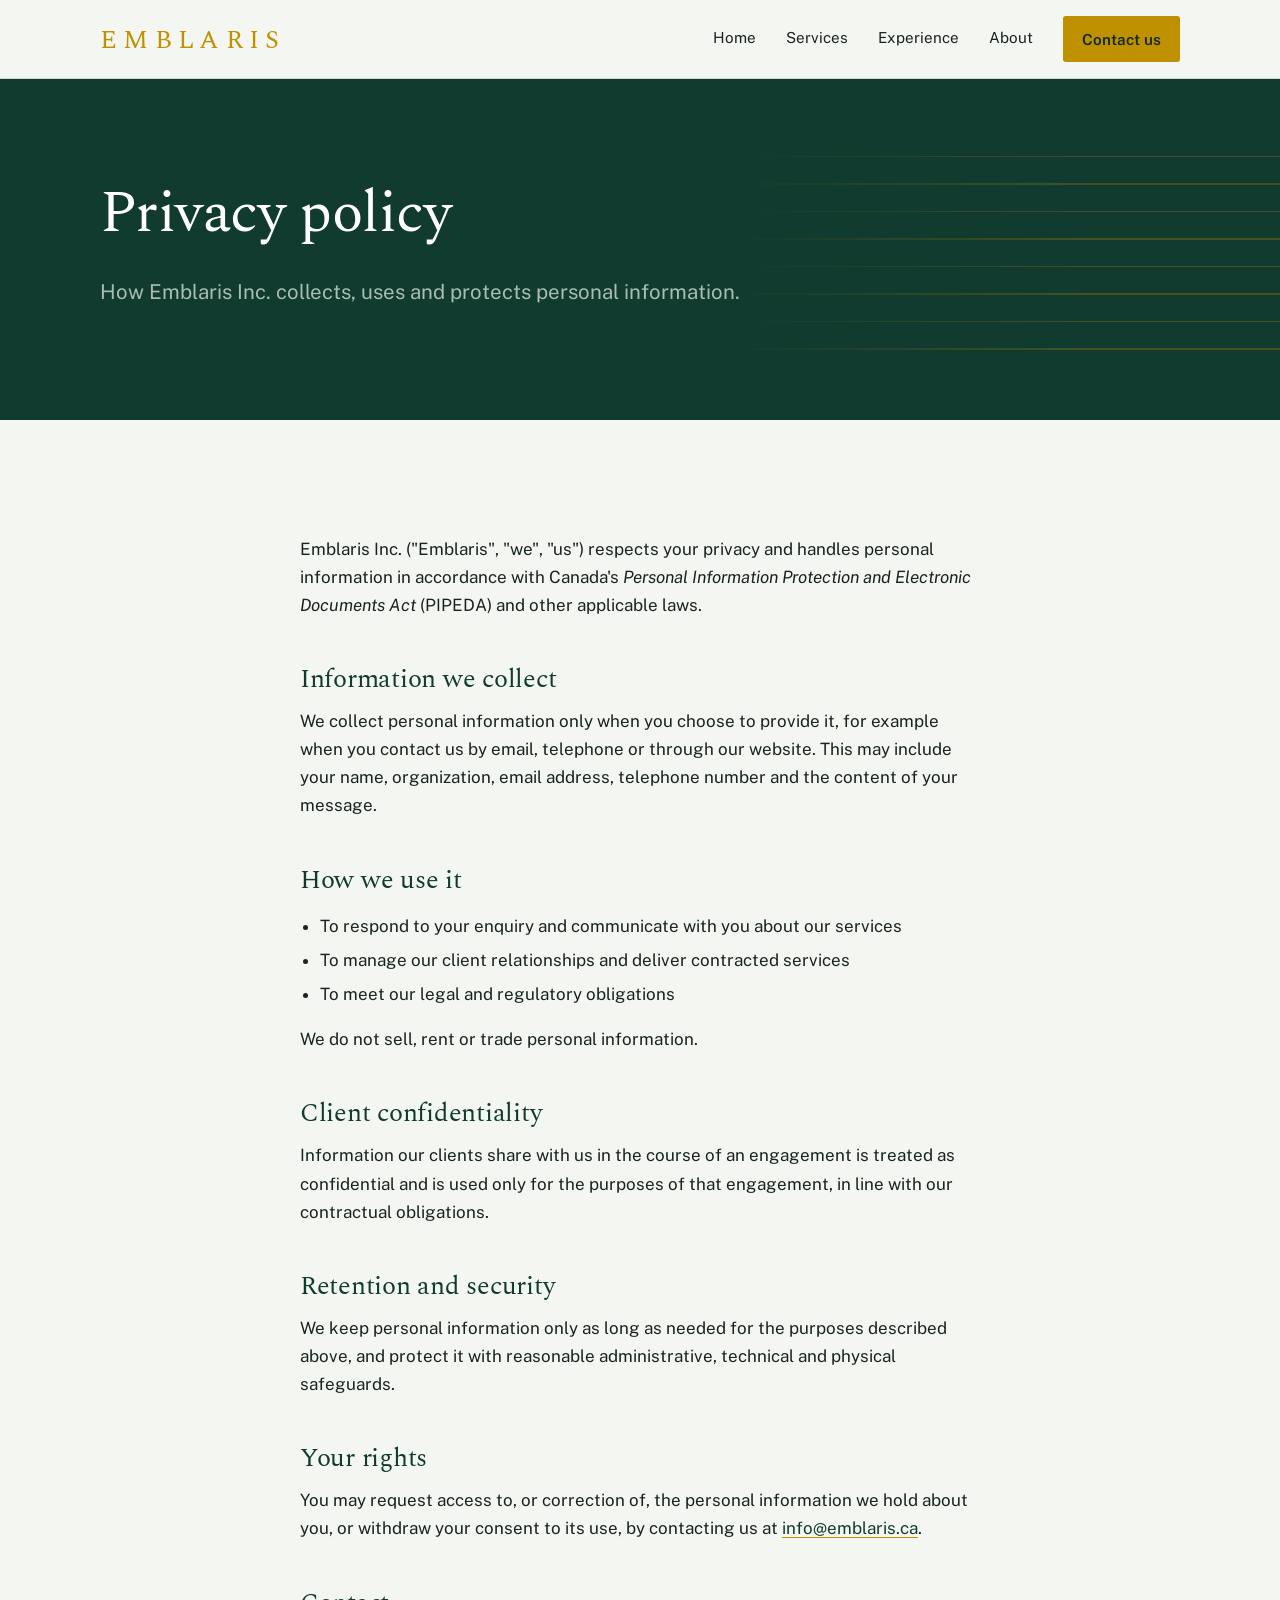
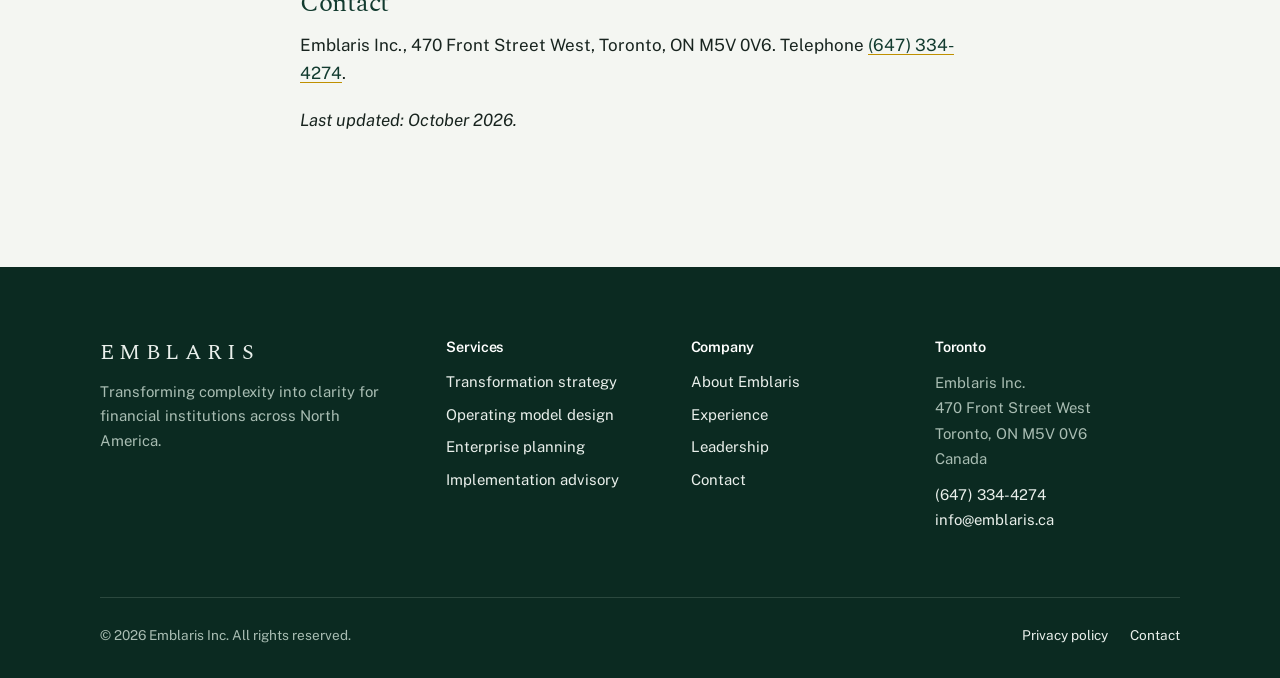
<file: privacy.html>
<!doctype html>
<html lang="en-CA">
<head>
<meta charset="utf-8">
<meta name="viewport" content="width=device-width, initial-scale=1">
<title>Privacy policy | Emblaris</title>
<meta name="description" content="How Emblaris Inc. collects, uses and protects personal information.">

<meta property="og:title" content="Privacy policy | Emblaris">
<meta property="og:description" content="How Emblaris Inc. collects, uses and protects personal information.">
<meta property="og:type" content="website">
<link rel="icon" href="assets/favicon.svg" type="image/svg+xml">
<link rel="preconnect" href="https://fonts.googleapis.com">
<link rel="preconnect" href="https://fonts.gstatic.com" crossorigin>
<link href="https://fonts.googleapis.com/css2?family=Public+Sans:wght@400;600&family=Spectral:wght@300;400;500&display=swap" rel="stylesheet">
<link rel="stylesheet" href="assets/styles.css?v=3">
<script type="application/ld+json">{"@context":"https://schema.org","@type":"ProfessionalService","name":"Emblaris Inc.","url":"https://www.emblaris.ca","telephone":"+16473344274","email":"info@emblaris.ca","foundingDate":"2025","address":{"@type":"PostalAddress","streetAddress":"470 Front Street West","addressLocality":"Toronto","addressRegion":"ON","postalCode":"M5V 0V6","addressCountry":"CA"},"areaServed":"North America"}</script>
</head>
<body>
<a class="skip-link" href="#main">Skip to content</a>

<header class="site-header">
  <div class="wrap">
    <a class="wordmark" href="index.html" aria-label="Emblaris home">EMBLARIS</a>
    <button class="nav-toggle" aria-expanded="false" aria-controls="site-nav">Menu</button>
    <nav class="nav" id="site-nav" aria-label="Main">
      <a href="index.html">Home</a>
<a href="services.html">Services</a>
<a href="experience.html">Experience</a>
<a href="about.html">About</a>
      <a class="btn" href="contact.html">Contact us</a>
    </nav>
  </div>
</header>
<main id="main">
<section class="page-hero">
  <div class="wrap">
    <h1>Privacy policy</h1>
    <p class="lead">How Emblaris Inc. collects, uses and protects personal information.</p>
  </div>
</section>
<section class="section">
  <div class="wrap prose">
    <p>Emblaris Inc. ("Emblaris", "we", "us") respects your privacy and handles personal information in accordance with Canada's <em>Personal Information Protection and Electronic Documents Act</em> (PIPEDA) and other applicable laws.</p>
    <h2>Information we collect</h2>
    <p>We collect personal information only when you choose to provide it, for example when you contact us by email, telephone or through our website. This may include your name, organization, email address, telephone number and the content of your message.</p>
    <h2>How we use it</h2>
    <ul>
      <li>To respond to your enquiry and communicate with you about our services</li>
      <li>To manage our client relationships and deliver contracted services</li>
      <li>To meet our legal and regulatory obligations</li>
    </ul>
    <p>We do not sell, rent or trade personal information.</p>
    <h2>Client confidentiality</h2>
    <p>Information our clients share with us in the course of an engagement is treated as confidential and is used only for the purposes of that engagement, in line with our contractual obligations.</p>
    <h2>Retention and security</h2>
    <p>We keep personal information only as long as needed for the purposes described above, and protect it with reasonable administrative, technical and physical safeguards.</p>
    <h2>Your rights</h2>
    <p>You may request access to, or correction of, the personal information we hold about you, or withdraw your consent to its use, by contacting us at <a href="mailto:info@emblaris.ca">info@emblaris.ca</a>.</p>
    <h2>Contact</h2>
    <p>Emblaris Inc., 470 Front Street West, Toronto, ON M5V 0V6. Telephone <a href="tel:+16473344274">(647) 334-4274</a>.</p>
    <p><em>Last updated: October 2026.</em></p>
  </div>
</section></main>
<footer class="site-footer">
  <div class="wrap">
    <div class="footer-grid">
      <div>
        <a class="wordmark" href="index.html">EMBLARIS</a>
        <p class="footer-tag">Transforming complexity into clarity for financial institutions across North America.</p>
      </div>
      <div>
        <h4>Services</h4>
        <ul>
          <li><a href="services.html#strategy">Transformation strategy</a></li>
          <li><a href="services.html#operating-model">Operating model design</a></li>
          <li><a href="services.html#planning">Enterprise planning</a></li>
          <li><a href="services.html#implementation">Implementation advisory</a></li>
        </ul>
      </div>
      <div>
        <h4>Company</h4>
        <ul>
          <li><a href="about.html">About Emblaris</a></li>
          <li><a href="experience.html">Experience</a></li>
          <li><a href="about.html#leadership">Leadership</a></li>
          <li><a href="contact.html">Contact</a></li>
        </ul>
      </div>
      <div>
        <h4>Toronto</h4>
        <address>Emblaris Inc.<br>470 Front Street West<br>Toronto, ON M5V 0V6<br>Canada</address>
        <p style="margin-top:12px"><a href="tel:+16473344274">(647) 334-4274</a><br><a href="mailto:info@emblaris.ca">info@emblaris.ca</a></p>
      </div>
    </div>
    <div class="footer-legal">
      <span>&copy; <span id="year">2026</span> Emblaris Inc. All rights reserved.</span>
      <nav aria-label="Legal"><a href="privacy.html">Privacy policy</a><a href="contact.html">Contact</a></nav>
    </div>
  </div>
</footer>
<script src="assets/site.js"></script>
</body>
</html>
</file>
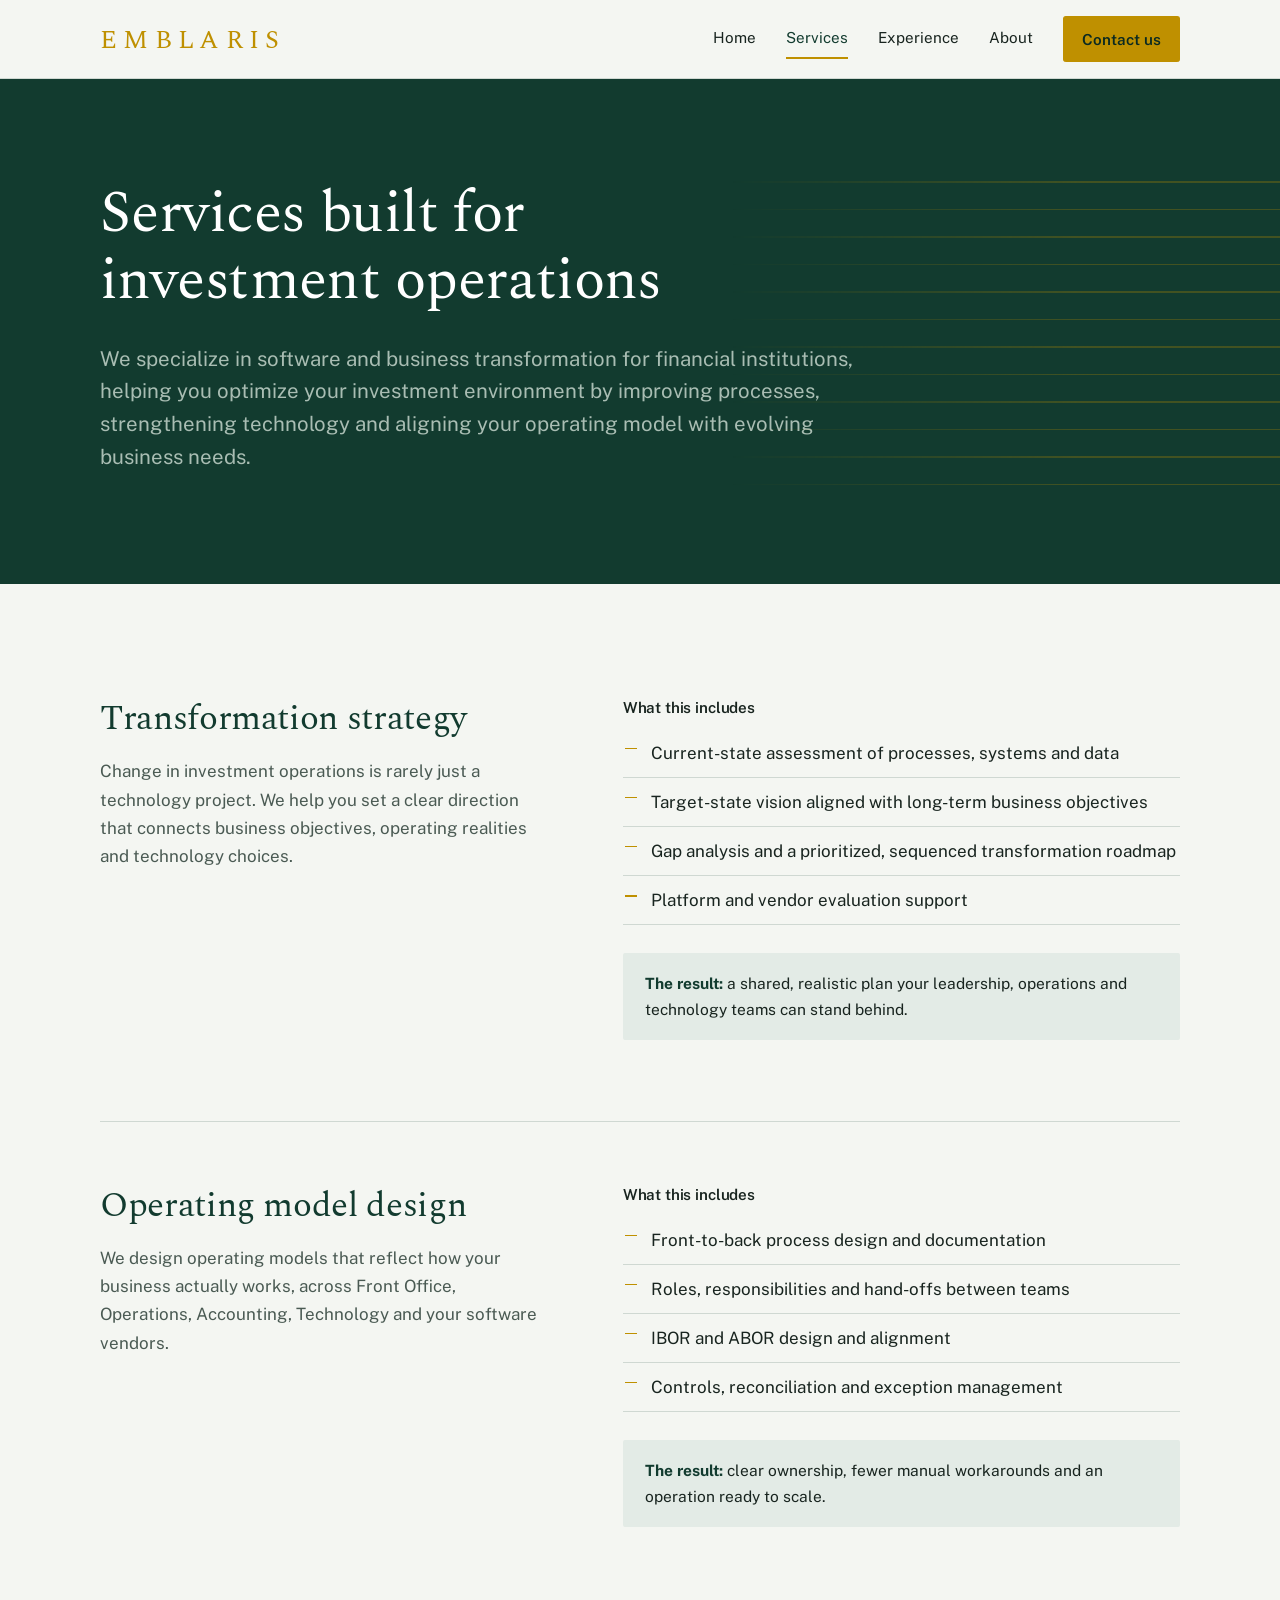
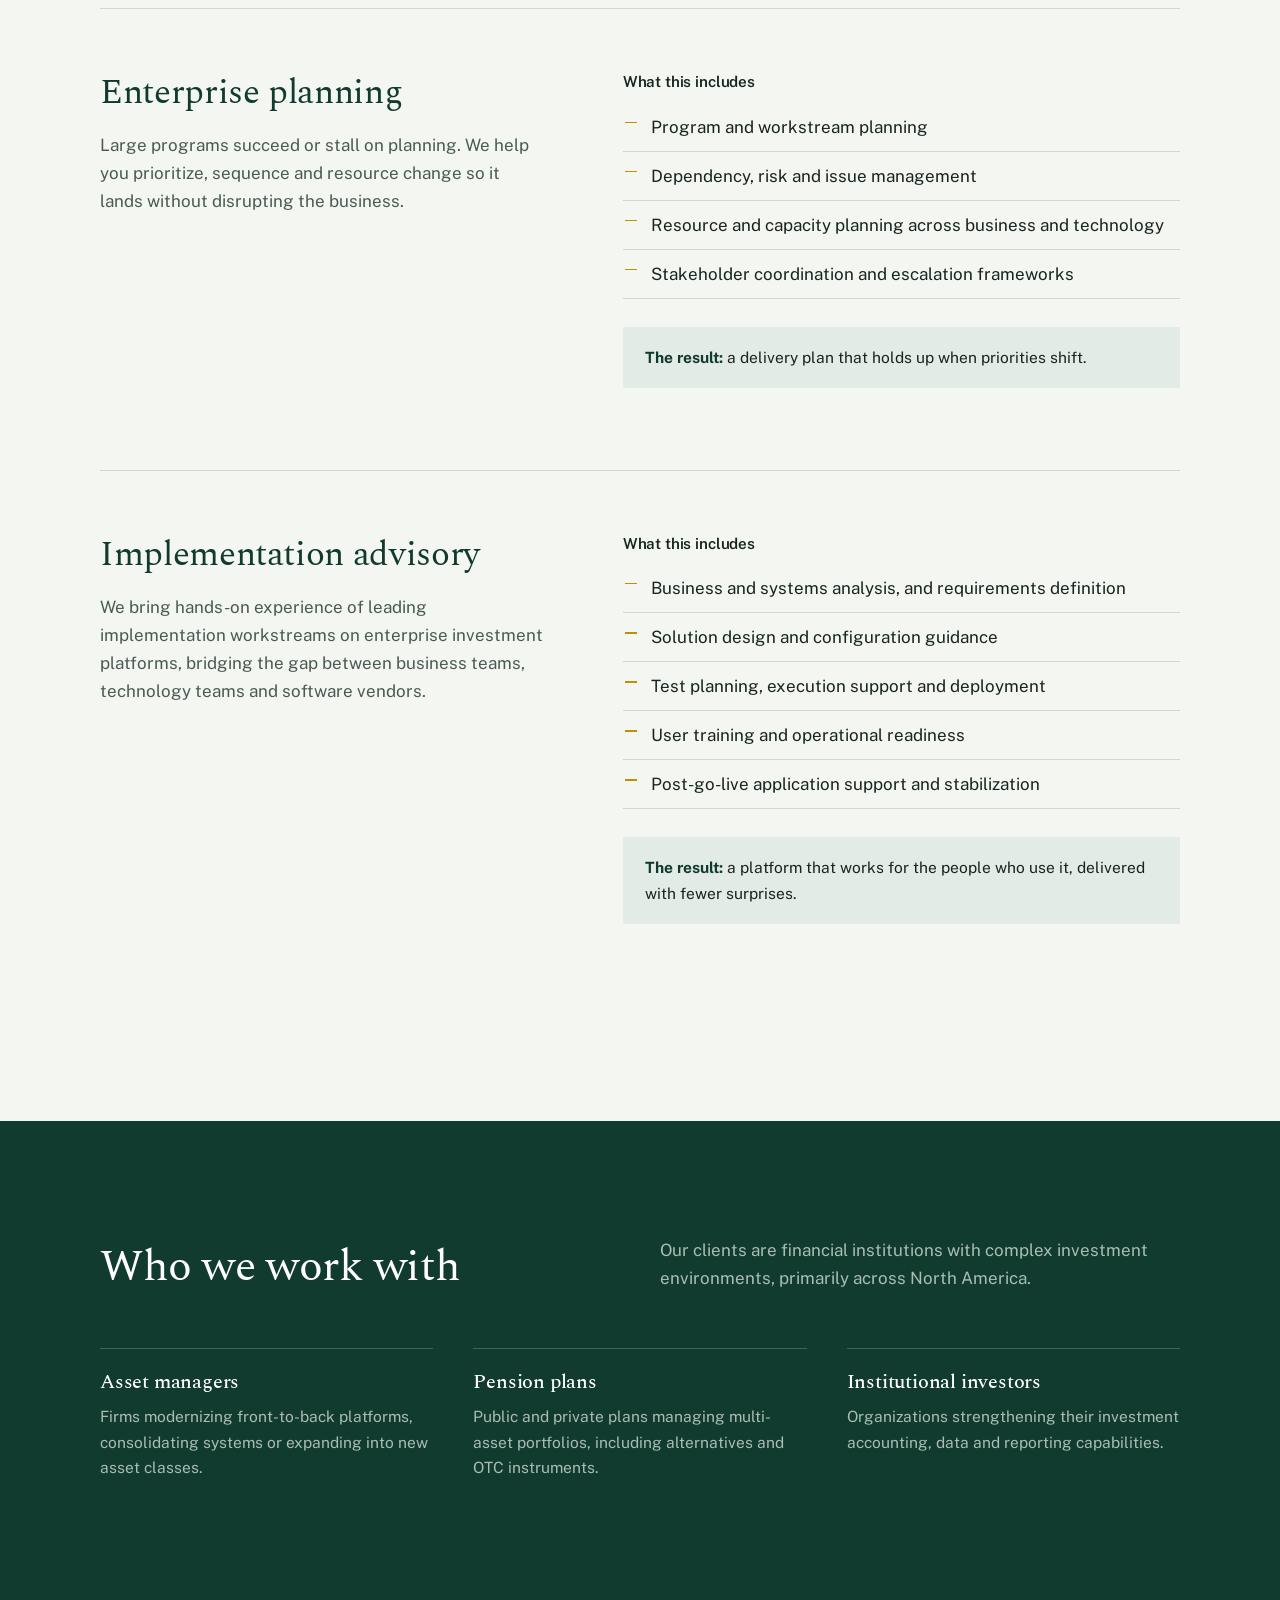
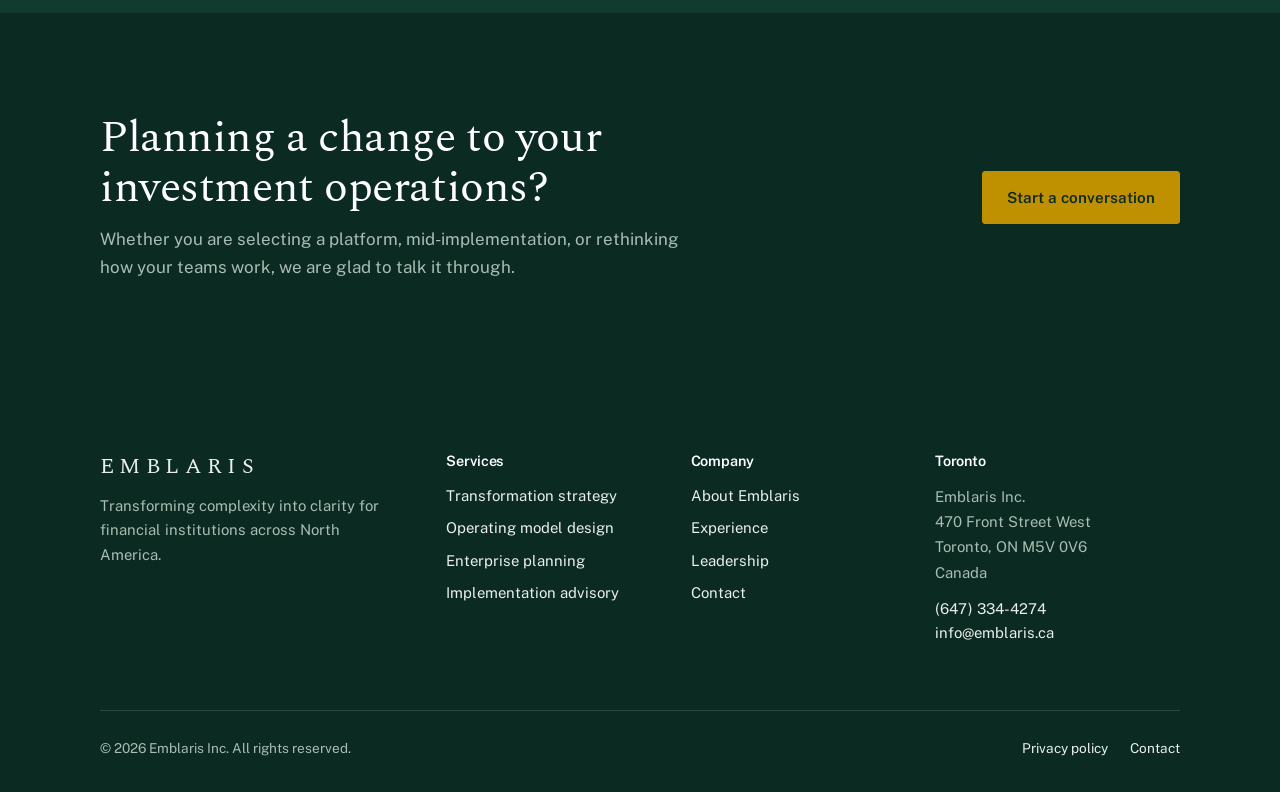
<file: services.html>
<!doctype html>
<html lang="en-CA">
<head>
<meta charset="utf-8">
<meta name="viewport" content="width=device-width, initial-scale=1">
<title>Services | Emblaris</title>
<meta name="description" content="Transformation strategy, operating model design, enterprise planning and implementation advisory for financial institutions.">

<meta property="og:title" content="Services | Emblaris">
<meta property="og:description" content="Transformation strategy, operating model design, enterprise planning and implementation advisory for financial institutions.">
<meta property="og:type" content="website">
<link rel="icon" href="assets/favicon.svg" type="image/svg+xml">
<link rel="preconnect" href="https://fonts.googleapis.com">
<link rel="preconnect" href="https://fonts.gstatic.com" crossorigin>
<link href="https://fonts.googleapis.com/css2?family=Public+Sans:wght@400;600&family=Spectral:wght@300;400;500&display=swap" rel="stylesheet">
<link rel="stylesheet" href="assets/styles.css?v=3">
<script type="application/ld+json">{"@context":"https://schema.org","@type":"ProfessionalService","name":"Emblaris Inc.","url":"https://www.emblaris.ca","telephone":"+16473344274","email":"info@emblaris.ca","foundingDate":"2025","address":{"@type":"PostalAddress","streetAddress":"470 Front Street West","addressLocality":"Toronto","addressRegion":"ON","postalCode":"M5V 0V6","addressCountry":"CA"},"areaServed":"North America"}</script>
</head>
<body>
<a class="skip-link" href="#main">Skip to content</a>

<header class="site-header">
  <div class="wrap">
    <a class="wordmark" href="index.html" aria-label="Emblaris home">EMBLARIS</a>
    <button class="nav-toggle" aria-expanded="false" aria-controls="site-nav">Menu</button>
    <nav class="nav" id="site-nav" aria-label="Main">
      <a href="index.html">Home</a>
<a href="services.html" aria-current="page">Services</a>
<a href="experience.html">Experience</a>
<a href="about.html">About</a>
      <a class="btn" href="contact.html">Contact us</a>
    </nav>
  </div>
</header>
<main id="main">
<section class="page-hero">
  <div class="wrap">
    <h1>Services built for investment operations</h1>
    <p class="lead">We specialize in software and business transformation for financial institutions, helping you optimize your investment environment by improving processes, strengthening technology and aligning your operating model with evolving business needs.</p>
  </div>
</section>

<section class="section">
  <div class="wrap">
    <article class="detail" id="strategy">
      <div>
        <h2>Transformation strategy</h2>
        <p class="summary">Change in investment operations is rarely just a technology project. We help you set a clear direction that connects business objectives, operating realities and technology choices.</p>
      </div>
      <div>
        <h4>What this includes</h4>
        <ul class="ticks">
          <li>Current-state assessment of processes, systems and data</li>
          <li>Target-state vision aligned with long-term business objectives</li>
          <li>Gap analysis and a prioritized, sequenced transformation roadmap</li>
          <li>Platform and vendor evaluation support</li>
        </ul>
        <p class="outcome"><strong>The result:</strong> a shared, realistic plan your leadership, operations and technology teams can stand behind.</p>
      </div>
    </article>

    <article class="detail" id="operating-model">
      <div>
        <h2>Operating model design</h2>
        <p class="summary">We design operating models that reflect how your business actually works, across Front Office, Operations, Accounting, Technology and your software vendors.</p>
      </div>
      <div>
        <h4>What this includes</h4>
        <ul class="ticks">
          <li>Front-to-back process design and documentation</li>
          <li>Roles, responsibilities and hand-offs between teams</li>
          <li>IBOR and ABOR design and alignment</li>
          <li>Controls, reconciliation and exception management</li>
        </ul>
        <p class="outcome"><strong>The result:</strong> clear ownership, fewer manual workarounds and an operation ready to scale.</p>
      </div>
    </article>

    <article class="detail" id="planning">
      <div>
        <h2>Enterprise planning</h2>
        <p class="summary">Large programs succeed or stall on planning. We help you prioritize, sequence and resource change so it lands without disrupting the business.</p>
      </div>
      <div>
        <h4>What this includes</h4>
        <ul class="ticks">
          <li>Program and workstream planning</li>
          <li>Dependency, risk and issue management</li>
          <li>Resource and capacity planning across business and technology</li>
          <li>Stakeholder coordination and escalation frameworks</li>
        </ul>
        <p class="outcome"><strong>The result:</strong> a delivery plan that holds up when priorities shift.</p>
      </div>
    </article>

    <article class="detail" id="implementation">
      <div>
        <h2>Implementation advisory</h2>
        <p class="summary">We bring hands-on experience of leading implementation workstreams on enterprise investment platforms, bridging the gap between business teams, technology teams and software vendors.</p>
      </div>
      <div>
        <h4>What this includes</h4>
        <ul class="ticks">
          <li>Business and systems analysis, and requirements definition</li>
          <li>Solution design and configuration guidance</li>
          <li>Test planning, execution support and deployment</li>
          <li>User training and operational readiness</li>
          <li>Post-go-live application support and stabilization</li>
        </ul>
        <p class="outcome"><strong>The result:</strong> a platform that works for the people who use it, delivered with fewer surprises.</p>
      </div>
    </article>
  </div>
</section>

<section class="section section--green">
  <div class="wrap">
    <div class="section-head">
      <h2>Who we work with</h2>
      <p>Our clients are financial institutions with complex investment environments, primarily across North America.</p>
    </div>
    <div class="cols-3">
      <div><h3>Asset managers</h3><p>Firms modernizing front-to-back platforms, consolidating systems or expanding into new asset classes.</p></div>
      <div><h3>Pension plans</h3><p>Public and private plans managing multi-asset portfolios, including alternatives and OTC instruments.</p></div>
      <div><h3>Institutional investors</h3><p>Organizations strengthening their investment accounting, data and reporting capabilities.</p></div>
    </div>
  </div>
</section>
<section class="cta-band">
  <div class="wrap">
    <div>
      <h2>Planning a change to your investment operations?</h2>
      <p>Whether you are selecting a platform, mid-implementation, or rethinking how your teams work, we are glad to talk it through.</p>
    </div>
    <div class="actions">
      <a class="btn" href="contact.html">Start a conversation</a>
    </div>
  </div>
</section>
</main>
<footer class="site-footer">
  <div class="wrap">
    <div class="footer-grid">
      <div>
        <a class="wordmark" href="index.html">EMBLARIS</a>
        <p class="footer-tag">Transforming complexity into clarity for financial institutions across North America.</p>
      </div>
      <div>
        <h4>Services</h4>
        <ul>
          <li><a href="services.html#strategy">Transformation strategy</a></li>
          <li><a href="services.html#operating-model">Operating model design</a></li>
          <li><a href="services.html#planning">Enterprise planning</a></li>
          <li><a href="services.html#implementation">Implementation advisory</a></li>
        </ul>
      </div>
      <div>
        <h4>Company</h4>
        <ul>
          <li><a href="about.html">About Emblaris</a></li>
          <li><a href="experience.html">Experience</a></li>
          <li><a href="about.html#leadership">Leadership</a></li>
          <li><a href="contact.html">Contact</a></li>
        </ul>
      </div>
      <div>
        <h4>Toronto</h4>
        <address>Emblaris Inc.<br>470 Front Street West<br>Toronto, ON M5V 0V6<br>Canada</address>
        <p style="margin-top:12px"><a href="tel:+16473344274">(647) 334-4274</a><br><a href="mailto:info@emblaris.ca">info@emblaris.ca</a></p>
      </div>
    </div>
    <div class="footer-legal">
      <span>&copy; <span id="year">2026</span> Emblaris Inc. All rights reserved.</span>
      <nav aria-label="Legal"><a href="privacy.html">Privacy policy</a><a href="contact.html">Contact</a></nav>
    </div>
  </div>
</footer>
<script src="assets/site.js"></script>
</body>
</html>
</file>
<file: assets/styles.css>
/* Emblaris Inc. — site styles */
:root {
  --green: #123B2F;
  --green-deep: #0B2A21;
  --green-soft: #E3EBE6;
  --gold: #BF9000;
  --gold-light: #D8B550;
  --paper: #F4F6F2;
  --white: #FFFFFF;
  --ink: #18241F;
  --ink-muted: #4A5A53;
  --rule: #CFD8D2;
  --on-green: #E9EFEB;
  --on-green-muted: #A9BDB3;

  --serif: "Spectral", Georgia, "Times New Roman", serif;
  --sans: "Public Sans", "Segoe UI", system-ui, -apple-system, sans-serif;

  --wrap: 1160px;
  --gutter: clamp(20px, 4vw, 40px);
  --section: clamp(72px, 9vw, 120px);
}

*, *::before, *::after { box-sizing: border-box; }
html { -webkit-text-size-adjust: 100%; scroll-behavior: smooth; }
@media (prefers-reduced-motion: reduce) { html { scroll-behavior: auto; } }

body {
  margin: 0;
  background: var(--paper);
  color: var(--ink);
  font-family: var(--sans);
  font-size: 17px;
  line-height: 1.65;
  -webkit-font-smoothing: antialiased;
}

img, svg { display: block; max-width: 100%; }
a { color: var(--green); text-decoration-color: var(--gold); text-underline-offset: 3px; }
a:hover { color: var(--gold); }
:focus-visible { outline: 2px solid var(--gold); outline-offset: 3px; border-radius: 2px; }

h1, h2, h3, h4 {
  font-family: var(--serif);
  font-weight: 500;
  line-height: 1.15;
  letter-spacing: -0.01em;
  margin: 0 0 0.5em;
  color: inherit;
}
h1 { font-size: clamp(2.5rem, 5.6vw, 4.4rem); font-weight: 400; }
h2 { font-size: clamp(1.9rem, 3.4vw, 2.75rem); font-weight: 400; }
h3 { font-size: 1.45rem; }
h4 { font-size: 1.15rem; }
p { margin: 0 0 1.1em; max-width: 68ch; }
.lead { font-size: clamp(1.1rem, 1.6vw, 1.3rem); line-height: 1.6; color: var(--ink-muted); max-width: 60ch; }

.wrap { max-width: var(--wrap); margin: 0 auto; padding: 0 var(--gutter); }
.section { padding: var(--section) 0; }
.section--white { background: var(--white); }
.section--green { background: var(--green); color: var(--on-green); }
.section--green .lead, .section--green p { color: var(--on-green-muted); }
.section--green a { color: var(--gold-light); }

.skip-link { position: absolute; left: -9999px; top: 0; background: var(--gold); color: var(--green-deep); padding: 10px 16px; z-index: 100; }
.skip-link:focus { left: 16px; top: 16px; }

/* Review banner (remove for production) */
.review-bar { background: var(--gold); color: var(--green-deep); font-size: 0.85rem; text-align: center; padding: 8px var(--gutter); }
.review-bar a { color: var(--green-deep); font-weight: 600; }

/* Header */
.site-header { background: var(--paper); border-bottom: 1px solid var(--rule); position: sticky; top: 0; z-index: 50; }
.site-header .wrap { display: flex; align-items: center; justify-content: space-between; height: 78px; gap: 24px; }
.wordmark {
  font-family: var(--serif);
  font-size: 1.65rem;
  letter-spacing: 0.24em;
  color: var(--gold);
  text-decoration: none;
  line-height: 1;
  padding-top: 2px;
}
.wordmark:hover { color: var(--gold); }
.wordmark small { display: block; font-family: var(--sans); font-size: 0.6rem; letter-spacing: 0.08em; color: var(--ink-muted); margin-top: 6px; }

.nav { display: flex; align-items: center; gap: 30px; }
.nav a { color: var(--ink); text-decoration: none; font-size: 0.95rem; padding: 6px 0; border-bottom: 2px solid transparent; }
.nav a:hover { color: var(--green); border-bottom-color: var(--gold); }
.nav a[aria-current="page"] { border-bottom-color: var(--gold); color: var(--green); }
.nav .btn { border-bottom: 0; }
.nav-toggle { display: none; background: none; border: 1px solid var(--rule); border-radius: 4px; padding: 8px 10px; color: var(--green); font: inherit; font-size: 0.9rem; cursor: pointer; }

/* Buttons */
.btn {
  display: inline-block;
  font-family: var(--sans);
  font-size: 0.95rem;
  font-weight: 600;
  text-decoration: none;
  padding: 13px 24px;
  border-radius: 3px;
  border: 1.5px solid var(--gold);
  background: var(--gold);
  color: var(--green-deep);
  transition: background-color .2s, color .2s;
}
.btn:hover { background: var(--gold-light); border-color: var(--gold-light); color: var(--green-deep); }
.btn--ghost { background: transparent; color: var(--gold-light); border-color: rgba(216,181,80,.6); }
.btn--ghost:hover { background: rgba(216,181,80,.12); color: var(--gold-light); }
.btn--dark { background: var(--green); border-color: var(--green); color: var(--white); }
.btn--dark:hover { background: var(--green-deep); border-color: var(--green-deep); color: var(--white); }
.nav .btn { padding: 10px 18px; color: var(--green-deep); }
.nav .btn:hover { color: var(--green-deep); }

/* Hero */
.hero { background: var(--green); color: var(--on-green); overflow: hidden; }
.hero .wrap { display: grid; grid-template-columns: 1.05fr 1fr; align-items: center; gap: 40px; min-height: min(78vh, 660px); padding-top: 64px; padding-bottom: 64px; }
.hero h1 { color: var(--white); margin-bottom: 0.4em; }
.hero .lead { color: var(--on-green-muted); }
.hero-actions { display: flex; flex-wrap: wrap; gap: 14px; margin-top: 34px; }
.hero-art { width: 100%; height: auto; }
.hero-art path { fill: none; stroke: var(--gold-light); stroke-width: 1.6; stroke-linecap: round; }
.hero-art .settle { stroke: var(--gold); }
.hero-art .tick { stroke: rgba(216,181,80,.35); stroke-width: 1; }
.hero-art .draw { stroke-dasharray: 1400; stroke-dashoffset: 1400; animation: draw 2.6s cubic-bezier(.55,.1,.3,1) forwards; }
.hero-art .draw:nth-of-type(2) { animation-delay: .12s; }
.hero-art .draw:nth-of-type(3) { animation-delay: .24s; }
.hero-art .draw:nth-of-type(4) { animation-delay: .36s; }
.hero-art .draw:nth-of-type(5) { animation-delay: .48s; }
.hero-art .draw:nth-of-type(6) { animation-delay: .6s; }
@keyframes draw { to { stroke-dashoffset: 0; } }
@media (prefers-reduced-motion: reduce) { .hero-art .draw { animation: none; stroke-dashoffset: 0; } }

/* Page hero (inner pages) */
.page-hero { background: var(--green); color: var(--on-green); padding: clamp(64px, 8vw, 104px) 0 clamp(56px, 7vw, 88px); position: relative; overflow: hidden; }
.page-hero h1 { color: var(--white); font-size: clamp(2.3rem, 4.6vw, 3.6rem); max-width: 20ch; }
.page-hero .lead { color: var(--on-green-muted); }
.page-hero::after {
  content: ""; position: absolute; right: -40px; top: 50%; width: 46%; height: 70%; transform: translateY(-50%);
  background: repeating-linear-gradient(180deg, transparent 0 26px, rgba(191,144,0,.28) 26px 27.5px);
  -webkit-mask-image: linear-gradient(90deg, transparent, #000 60%);
          mask-image: linear-gradient(90deg, transparent, #000 60%);
  pointer-events: none;
}

/* Credentials row */
.creds { background: var(--white); border-bottom: 1px solid var(--rule); }
.creds ul { list-style: none; margin: 0; padding: 0; display: grid; grid-template-columns: repeat(4, 1fr); }
.creds li { padding: 30px 26px 30px 0; margin-right: 26px; border-right: 1px solid var(--rule); font-size: 0.95rem; color: var(--ink-muted); line-height: 1.5; }
.creds li:last-child { border-right: 0; margin-right: 0; }
.creds strong { display: block; font-family: var(--serif); font-weight: 500; font-size: 1.2rem; color: var(--green); margin-bottom: 4px; }

/* Section heads */
.section-head { display: grid; grid-template-columns: 1fr 1fr; gap: 40px; align-items: end; margin-bottom: 56px; }
.section-head h2 { margin: 0; max-width: 18ch; }
.section-head p { margin: 0; color: var(--ink-muted); }
.section--green .section-head h2 { color: var(--white); }

/* Services grid (home) */
.services { display: grid; grid-template-columns: repeat(2, 1fr); border-top: 1px solid var(--rule); }
.service { padding: 40px 40px 40px 0; border-bottom: 1px solid var(--rule); }
.service:nth-child(odd) { border-right: 1px solid var(--rule); }
.service:nth-child(even) { padding-left: 40px; padding-right: 0; }
.service h3 { color: var(--green); }
.service p { color: var(--ink-muted); margin-bottom: 14px; }
.service a { font-weight: 600; font-size: 0.95rem; }

/* Front-to-back chain */
.chain { display: grid; grid-template-columns: repeat(4, 1fr); gap: 0; position: relative; margin-top: 8px; }
.chain::before { content: ""; position: absolute; left: 0; right: 0; top: 13px; height: 1.5px; background: linear-gradient(90deg, var(--gold), var(--gold-light)); }
.stage { position: relative; padding: 46px 28px 0 0; }
.stage::before { content: ""; position: absolute; top: 6px; left: 0; width: 15px; height: 15px; border-radius: 50%; background: var(--green); border: 2px solid var(--gold-light); }
.stage h3 { color: var(--white); font-size: 1.3rem; margin-bottom: 4px; }
.stage .stage-sub { font-size: 0.88rem; color: var(--gold-light); margin-bottom: 18px; }
.stage ul { list-style: none; padding: 0; margin: 0; }
.stage li { padding: 9px 0; border-top: 1px solid rgba(169,189,179,.22); font-size: 0.95rem; color: var(--on-green); }
.chain-note { margin-top: 48px; font-size: 0.95rem; }

/* Approach steps */
.steps { list-style: none; margin: 0; padding: 0; display: grid; grid-template-columns: repeat(4, 1fr); gap: 32px; counter-reset: step; }
.steps li { counter-increment: step; border-top: 2px solid var(--green); padding-top: 22px; }
.steps li::before { content: counter(step); font-family: var(--serif); font-size: 2.6rem; line-height: 1; color: var(--gold); display: block; margin-bottom: 14px; }
.steps h3 { font-size: 1.25rem; color: var(--green); }
.steps p { font-size: 0.97rem; color: var(--ink-muted); }

/* Leader feature */
.leader { display: grid; grid-template-columns: 300px 1fr; gap: clamp(32px, 6vw, 80px); align-items: start; }
.portrait {
  aspect-ratio: 4 / 5; background: var(--green); border-radius: 2px; position: relative; overflow: hidden;
  display: flex; align-items: center; justify-content: center;
}
.portrait span { font-family: var(--serif); font-size: 5rem; color: var(--gold-light); letter-spacing: 0.06em; }
.portrait img { width: 100%; height: 100%; object-fit: cover; }
.leader h2 { margin-bottom: 6px; }
.leader .role { font-size: 1rem; color: var(--gold); font-weight: 600; margin-bottom: 26px; }
.quote { font-family: var(--serif); font-size: clamp(1.35rem, 2.2vw, 1.7rem); line-height: 1.45; color: var(--green); border-left: 3px solid var(--gold); padding-left: 24px; margin: 0 0 28px; max-width: 34ch; }

/* CTA band */
.cta-band { background: var(--green-deep); color: var(--on-green); padding: clamp(64px, 8vw, 100px) 0; }
.cta-band .wrap { display: grid; grid-template-columns: 1.4fr 1fr; gap: 40px; align-items: center; }
.cta-band h2 { color: var(--white); margin-bottom: 12px; }
.cta-band p { color: var(--on-green-muted); margin: 0; }
.cta-band .actions { display: flex; flex-wrap: wrap; gap: 14px; justify-content: flex-end; }

/* Service detail */
.detail { display: grid; grid-template-columns: 1fr 1.25fr; gap: clamp(32px, 6vw, 88px); padding: 64px 0; border-top: 1px solid var(--rule); }
.detail:first-of-type { border-top: 0; padding-top: 0; }
.detail h2 { font-size: clamp(1.7rem, 2.8vw, 2.2rem); color: var(--green); }
.detail .summary { color: var(--ink-muted); }
.detail h4 { font-family: var(--sans); font-size: 0.95rem; font-weight: 600; color: var(--ink); margin-bottom: 12px; }
.ticks { list-style: none; padding: 0; margin: 0 0 28px; }
.ticks li { padding: 10px 0 10px 28px; border-bottom: 1px solid var(--rule); position: relative; }
.ticks li::before { content: ""; position: absolute; left: 2px; top: 19px; width: 12px; height: 1.5px; background: var(--gold); }
.outcome { background: var(--green-soft); padding: 18px 22px; border-radius: 2px; font-size: 0.97rem; }
.outcome strong { color: var(--green); }

/* Two-col generic */
.split { display: grid; grid-template-columns: 1fr 1fr; gap: clamp(32px, 6vw, 88px); }
.cols-3 { display: grid; grid-template-columns: repeat(3, 1fr); gap: 40px; }
.cols-3 > div { border-top: 1px solid var(--rule); padding-top: 22px; }
.section--green .cols-3 > div { border-top-color: rgba(169,189,179,.3); }
.cols-3 h3 { font-size: 1.25rem; color: var(--green); }
.section--green .cols-3 h3 { color: var(--white); }
.cols-3 p { color: var(--ink-muted); font-size: 0.97rem; }

/* What clients say (home page). Uses .cols-3 for the grid. */
.testimonials[hidden] { display: none; }
.testimonial figure, .testimonial blockquote { margin: 0; }
.testimonial blockquote p { font-family: var(--serif); font-size: 1.2rem; line-height: 1.5; color: var(--green); margin: 0 0 20px; }
.testimonial figcaption h3 { font-family: var(--sans); font-size: 1rem; font-weight: 600; color: var(--ink); margin: 0 0 2px; }
.testimonial figcaption p { margin: 0; }

/* Engagements (experience) */
.engagement { display: grid; grid-template-columns: 220px 1fr 1fr; gap: 40px; padding: 48px 0; border-top: 1px solid var(--rule); }
.engagement:last-of-type { border-bottom: 1px solid var(--rule); }
.engagement .when { font-family: var(--serif); font-size: 1.5rem; color: var(--gold); line-height: 1.2; }
.engagement .when span { display: block; font-family: var(--sans); font-size: 0.85rem; color: var(--ink-muted); margin-top: 8px; }
.engagement h3 { color: var(--green); margin-bottom: 4px; }
.engagement .role { font-weight: 600; font-size: 0.95rem; margin-bottom: 14px; }
.engagement p { color: var(--ink-muted); font-size: 0.97rem; }
.chips { list-style: none; padding: 0; margin: 0; display: flex; flex-wrap: wrap; gap: 8px; align-content: flex-start; }
.chips li { font-size: 0.85rem; padding: 6px 12px; border: 1px solid var(--rule); border-radius: 30px; background: var(--white); color: var(--ink); }
.confidential { margin-top: 40px; font-size: 0.92rem; color: var(--ink-muted); max-width: 70ch; }

/* Facts list */
.facts { list-style: none; padding: 0; margin: 0; }
.facts li { display: grid; grid-template-columns: 170px 1fr; gap: 20px; padding: 14px 0; border-bottom: 1px solid var(--rule); font-size: 0.97rem; }
.facts li span:first-child { color: var(--ink-muted); }

/* Contact */
.contact-grid { display: grid; grid-template-columns: 1fr 1.2fr; gap: clamp(32px, 6vw, 88px); }
.contact-block { margin-bottom: 30px; }
.contact-block h3 { font-family: var(--sans); font-size: 0.9rem; font-weight: 600; color: var(--ink-muted); margin-bottom: 6px; }
.contact-block p, .contact-block address { font-style: normal; font-size: 1.1rem; margin: 0; }
.form { background: var(--white); border: 1px solid var(--rule); padding: clamp(24px, 4vw, 44px); border-radius: 2px; }
.form h2 { font-size: 1.8rem; color: var(--green); }
.field { margin-bottom: 18px; }
.field label { display: block; font-size: 0.9rem; font-weight: 600; margin-bottom: 6px; }
.field input, .field textarea, .field select {
  width: 100%; font: inherit; font-size: 1rem; padding: 12px 14px; border: 1px solid #B9C5BE; border-radius: 3px; background: var(--paper); color: var(--ink);
}
.field input:focus, .field textarea:focus, .field select:focus { outline: 2px solid var(--gold); outline-offset: 0; border-color: var(--gold); background: var(--white); }
.field textarea { min-height: 140px; resize: vertical; }
.row-2 { display: grid; grid-template-columns: 1fr 1fr; gap: 16px; }
.form-note { font-size: 0.85rem; color: var(--ink-muted); margin-top: 14px; }
.form-status { margin-top: 16px; padding: 12px 16px; background: var(--green-soft); border-left: 3px solid var(--green); font-size: 0.95rem; display: none; }
.form-status.show { display: block; }

/* Prose (privacy) */
.prose { max-width: 760px; }
.prose h2 { font-size: 1.6rem; color: var(--green); margin-top: 1.8em; }
.prose ul { padding-left: 1.2em; }
.prose li { margin-bottom: 6px; }

/* Footer */
.site-footer { background: var(--green-deep); color: var(--on-green-muted); font-size: 0.93rem; padding: 72px 0 32px; }
.site-footer a { color: var(--on-green); text-decoration: none; }
.site-footer a:hover { color: var(--gold-light); }
.footer-grid { display: grid; grid-template-columns: 1.5fr 1fr 1fr 1.2fr; gap: 40px; padding-bottom: 48px; border-bottom: 1px solid rgba(169,189,179,.2); }
.footer-grid h4 { font-family: var(--sans); font-size: 0.9rem; font-weight: 600; color: var(--white); margin-bottom: 14px; }
.footer-grid ul { list-style: none; padding: 0; margin: 0; }
.footer-grid li { margin-bottom: 8px; }
.footer-grid address { font-style: normal; line-height: 1.7; }
.site-footer .wordmark { font-size: 1.4rem; display: inline-block; margin-bottom: 16px; }
.footer-tag { max-width: 32ch; }
.footer-legal { display: flex; flex-wrap: wrap; justify-content: space-between; gap: 12px; padding-top: 26px; font-size: 0.85rem; }
.footer-legal nav { display: flex; gap: 22px; }

/* Responsive */
@media (max-width: 980px) {
  .hero .wrap { grid-template-columns: 1fr; min-height: 0; gap: 8px; padding-top: 56px; }
  .hero-art { max-width: 560px; margin: 0 auto; order: 2; }
  .creds ul { grid-template-columns: repeat(2, 1fr); }
  .creds li:nth-child(2) { border-right: 0; margin-right: 0; }
  .creds li:nth-child(-n+2) { border-bottom: 1px solid var(--rule); }
  .chain { grid-template-columns: repeat(2, 1fr); row-gap: 48px; }
  .chain::before { display: none; }
  .stage { border-top: 1.5px solid var(--gold); padding-top: 36px; }
  .stage::before { top: -8.5px; }
  .steps { grid-template-columns: repeat(2, 1fr); }
  .footer-grid { grid-template-columns: 1fr 1fr; }
  .engagement { grid-template-columns: 1fr 1.4fr; }
  .engagement .when { grid-column: 1 / -1; }
  .cols-3 { grid-template-columns: 1fr 1fr; }
}
@media (max-width: 820px) {
  .nav-toggle { display: inline-block; }
  .nav { display: none; position: absolute; top: 78px; left: 0; right: 0; background: var(--paper); flex-direction: column; align-items: stretch; gap: 0; padding: 8px var(--gutter) 20px; border-bottom: 1px solid var(--rule); box-shadow: 0 12px 24px rgba(18,59,47,.08); }
  .nav.open { display: flex; }
  .nav a { padding: 14px 0; border-bottom: 1px solid var(--rule); }
  .nav a[aria-current="page"] { border-bottom-color: var(--rule); color: var(--gold); }
  .nav .btn { margin-top: 14px; text-align: center; padding: 13px; }
  .section-head, .split, .detail, .contact-grid, .cta-band .wrap, .leader { grid-template-columns: 1fr; }
  .section-head { gap: 16px; margin-bottom: 40px; }
  .cta-band .actions { justify-content: flex-start; }
  .leader .portrait { max-width: 260px; }
  .services { grid-template-columns: 1fr; }
  .service, .service:nth-child(even) { padding: 32px 0; border-right: 0; }
  .service:nth-child(odd) { border-right: 0; }
  .page-hero::after { width: 70%; opacity: .5; }
}
@media (max-width: 600px) {
  body { font-size: 16px; }
  .creds ul, .chain, .steps, .cols-3, .footer-grid, .row-2 { grid-template-columns: 1fr; }
  .creds li { border-right: 0; margin-right: 0; border-bottom: 1px solid var(--rule); padding: 20px 0; }
  .creds li:last-child { border-bottom: 0; }
  .engagement { grid-template-columns: 1fr; gap: 20px; }
  .facts li { grid-template-columns: 1fr; gap: 2px; }
  .wordmark { font-size: 1.4rem; }
}
.section--green .section-head p { color: var(--on-green-muted); }
.section--green .cols-3 p { color: var(--on-green-muted); }
/* Keep in-page link targets clear of the sticky header */
html { scroll-padding-top: 96px; }
</file>
